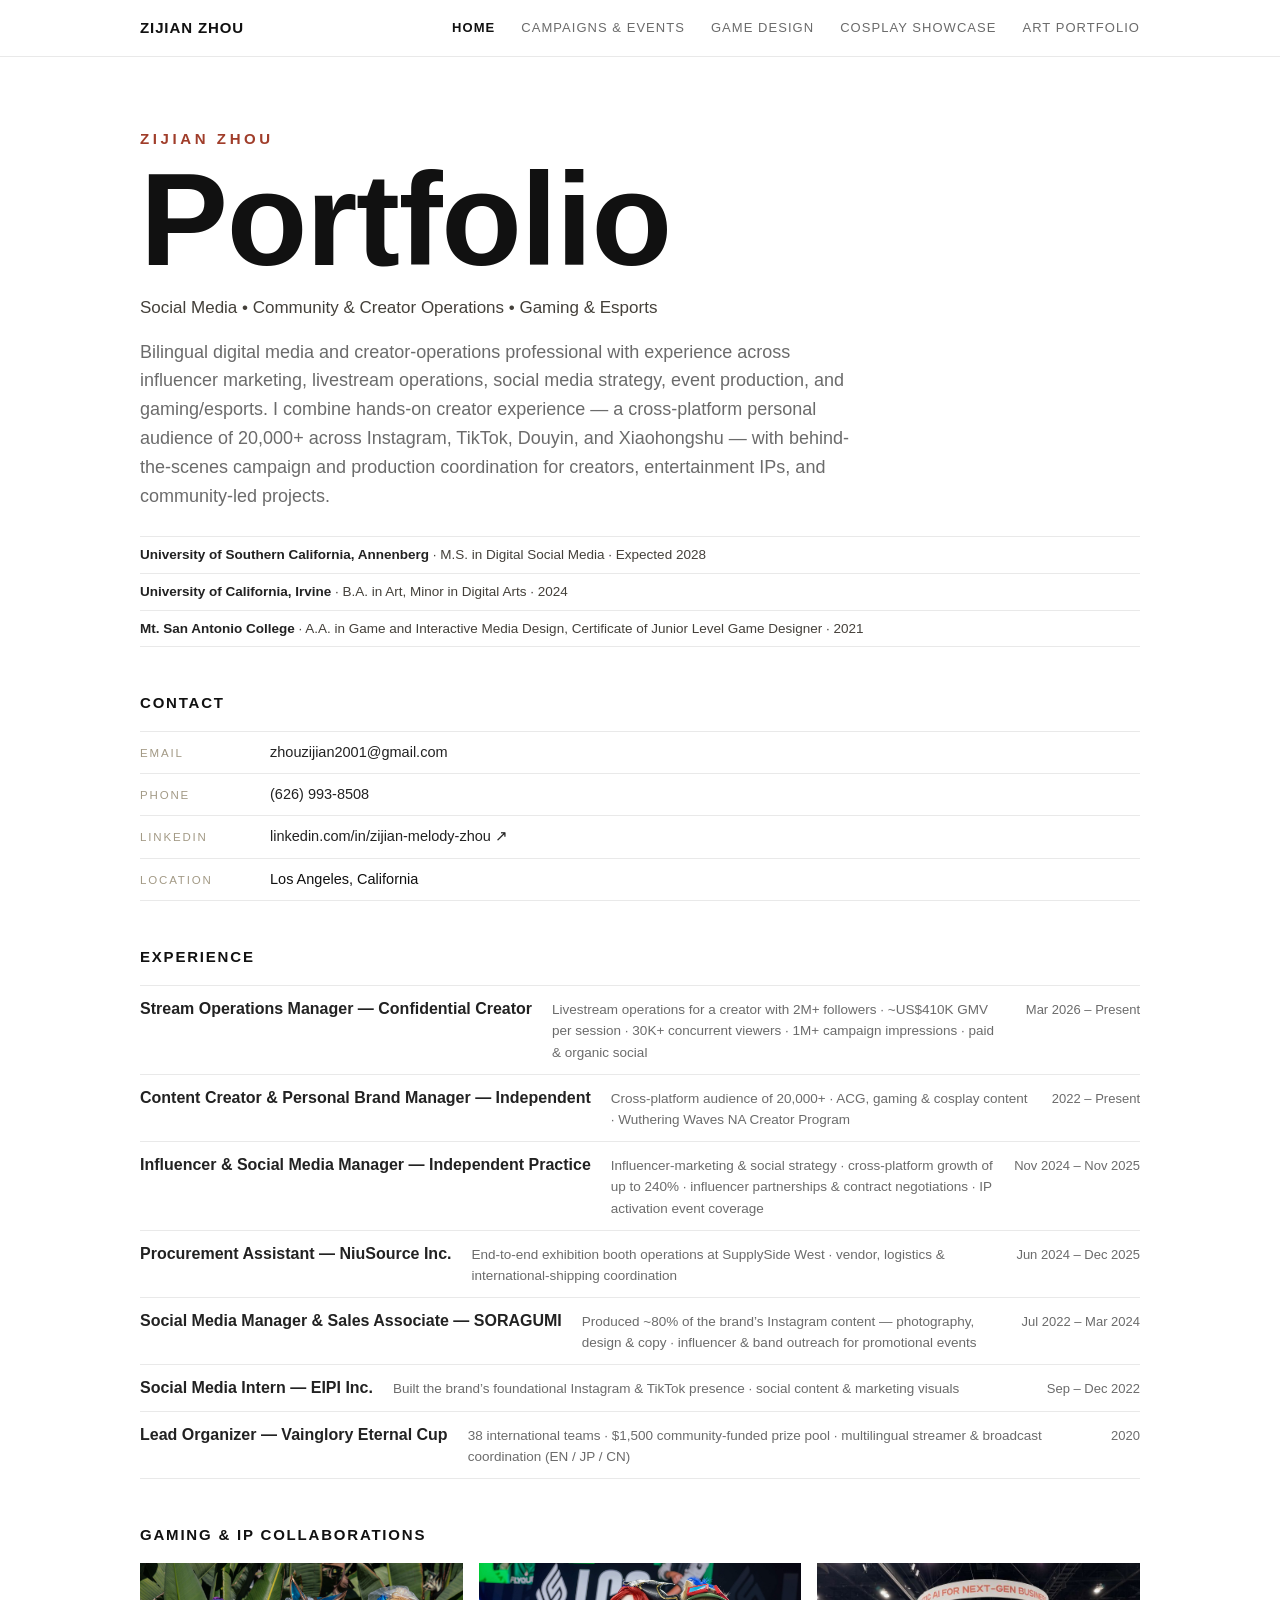
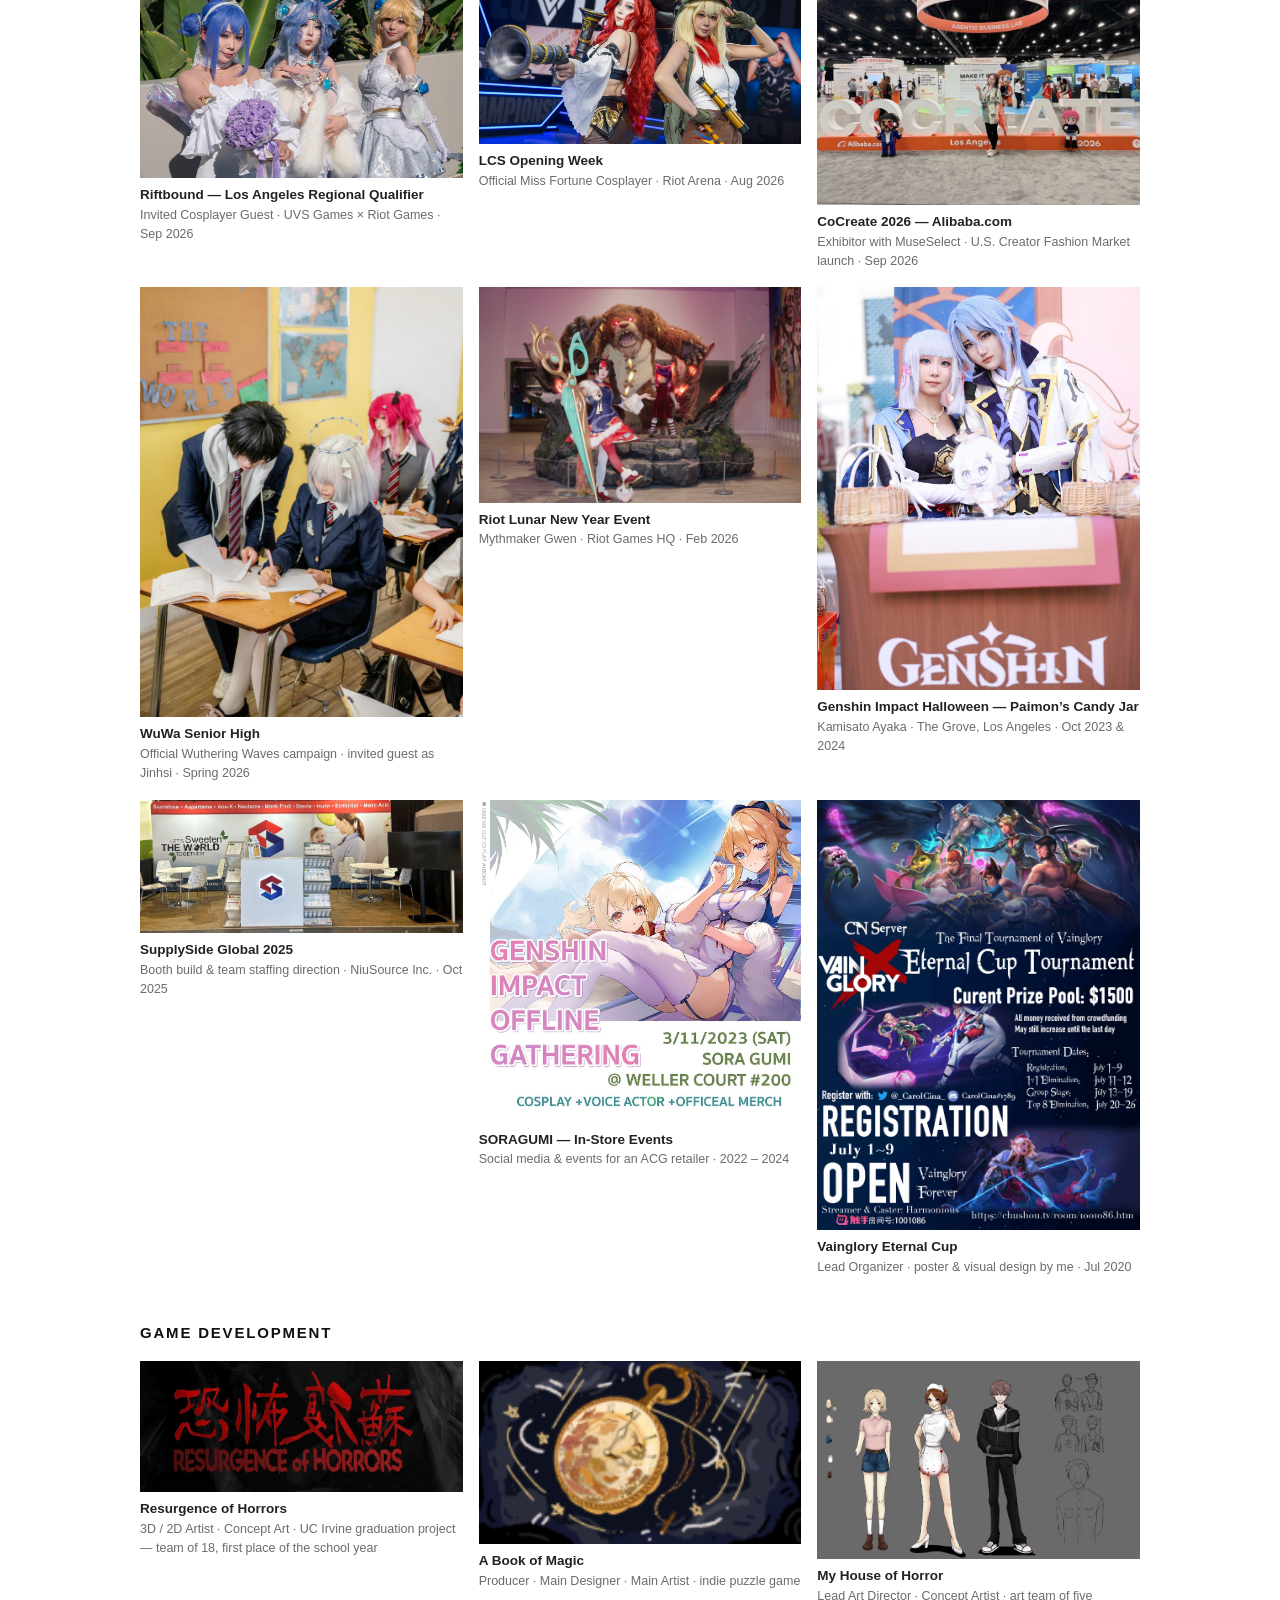
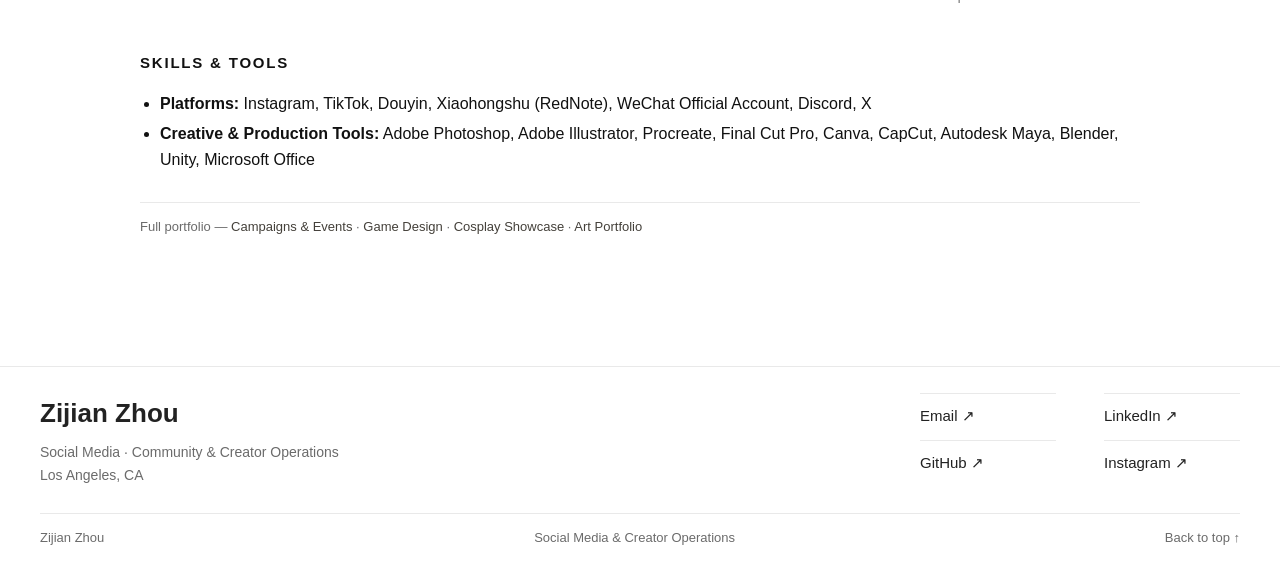
<file: index.html>
<!DOCTYPE html>
<html lang="en"><head><meta charset="utf-8"><meta name="viewport" content="width=device-width,initial-scale=1">
<title>Home — Zijian Zhou</title><link rel="stylesheet" href="styles.css">
<style>
.hero-name{font-size:15px;letter-spacing:.24em;text-transform:uppercase;color:#a03d2a;margin:22px 0 0;font-weight:700}
.hero-word{font-size:clamp(64px,12vw,132px);line-height:.98;margin:4px 0 10px}
.hero-tag{font-size:17px;color:#44403a;margin:0 0 16px}
.edu-mini{margin:26px 0 4px;border-top:1px solid var(--line)}
.edu-mini p{margin:0;padding:7px 0;border-bottom:1px solid var(--line);font-size:13.5px;color:#44403a}
.edu-mini b{color:#222}
.contact{margin:8px 0 4px}
.c-row{display:flex;gap:20px;padding:9px 0;border-bottom:1px solid var(--line);font-size:14.5px;align-items:baseline}
.c-row:first-child{border-top:1px solid var(--line)}
.c-k{flex:0 0 110px;font-size:11.5px;letter-spacing:.16em;text-transform:uppercase;color:#a39a86}
.c-row a{color:#222;text-decoration:none}
.c-row a:hover{color:#a03d2a}
.x-row{display:flex;gap:8px 20px;align-items:baseline;padding:10px 0;border-bottom:1px solid var(--line);text-decoration:none;flex-wrap:wrap}
.x-row:first-of-type{border-top:1px solid var(--line)}
.x-row:hover .x-t{color:#a03d2a}
.x-t{font-weight:600;color:#222}
.x-m{color:var(--muted);font-size:13.5px;flex:1 1 260px}
.x-d{color:var(--muted);font-size:13px;white-space:nowrap;margin-left:auto}
.covers{display:grid;grid-template-columns:repeat(3,1fr);gap:16px;margin:14px 0 6px}
.covers figure{margin:0}
.covers a{display:block}
.covers img{width:100%;height:auto;display:block}
.covers figcaption{font-size:12.5px;color:var(--muted);margin-top:7px;line-height:1.55}
.covers figcaption b{display:block;color:#222;font-size:13.5px}
.jump-links{font-size:13px;color:var(--muted);margin:30px 0 0;padding-top:14px;border-top:1px solid var(--line)}
.jump-links a{color:#44403a;text-decoration:none}
.jump-links a:hover{color:#a03d2a}
@media(max-width:760px){.covers{grid-template-columns:1fr 1fr}}
</style></head>
<body><header class="site" id="top"><nav><a class="brand" href="index.html">ZIJIAN ZHOU</a><a href="index.html" class="active">Home</a><a href="events.html">Campaigns & Events</a><a href="game-design.html">Game Design</a><a href="cosplay.html">Cosplay Showcase</a><a href="art.html">Art Portfolio</a></nav></header>
<main>
<p class="hero-name">Zijian Zhou</p>
<h1 class="hero-word">Portfolio</h1>
<p class="hero-tag">Social Media • Community &amp; Creator Operations • Gaming &amp; Esports</p>
<p class="lede">Bilingual digital media and creator-operations professional with experience across influencer marketing, livestream operations, social media strategy, event production, and gaming/esports. I combine hands-on creator experience — a cross-platform personal audience of 20,000+ across Instagram, TikTok, Douyin, and Xiaohongshu — with behind-the-scenes campaign and production coordination for creators, entertainment IPs, and community-led projects.</p>
<div class="edu-mini">
<p><b>University of Southern California, Annenberg</b> · M.S. in Digital Social Media · Expected 2028</p>
<p><b>University of California, Irvine</b> · B.A. in Art, Minor in Digital Arts · 2024</p>
<p><b>Mt. San Antonio College</b> · A.A. in Game and Interactive Media Design, Certificate of Junior Level Game Designer · 2021</p>
</div>
<h2>Contact</h2>
<div class="contact">
<div class="c-row"><span class="c-k">Email</span><a href="mailto:zhouzijian2001@gmail.com">zhouzijian2001@gmail.com</a></div>
<div class="c-row"><span class="c-k">Phone</span><a href="tel:+16269938508">(626) 993-8508</a></div>
<div class="c-row"><span class="c-k">LinkedIn</span><a href="https://www.linkedin.com/in/zijian-melody-zhou">linkedin.com/in/zijian-melody-zhou &#8599;</a></div>
<div class="c-row"><span class="c-k">Location</span><span>Los Angeles, California</span></div>
</div>
<h2>Experience</h2>
<a class="x-row" href="events.html#stream-operations"><span class="x-t">Stream Operations Manager — Confidential Creator</span><span class="x-m">Livestream operations for a creator with 2M+ followers · ~US$410K GMV per session · 30K+ concurrent viewers · 1M+ campaign impressions · paid &amp; organic social</span><span class="x-d">Mar 2026 – Present</span></a><a class="x-row" href="events.html#independent-practice"><span class="x-t">Content Creator &amp; Personal Brand Manager — Independent</span><span class="x-m">Cross-platform audience of 20,000+ · ACG, gaming &amp; cosplay content · Wuthering Waves NA Creator Program</span><span class="x-d">2022 – Present</span></a><a class="x-row" href="events.html#independent-practice"><span class="x-t">Influencer &amp; Social Media Manager — Independent Practice</span><span class="x-m">Influencer-marketing &amp; social strategy · cross-platform growth of up to 240% · influencer partnerships &amp; contract negotiations · IP activation event coverage</span><span class="x-d">Nov 2024 – Nov 2025</span></a><a class="x-row" href="events.html#supplyside"><span class="x-t">Procurement Assistant — NiuSource Inc.</span><span class="x-m">End-to-end exhibition booth operations at SupplySide West · vendor, logistics &amp; international-shipping coordination</span><span class="x-d">Jun 2024 – Dec 2025</span></a><a class="x-row" href="events.html#soragumi"><span class="x-t">Social Media Manager &amp; Sales Associate — SORAGUMI</span><span class="x-m">Produced ~80% of the brand’s Instagram content — photography, design &amp; copy · influencer &amp; band outreach for promotional events</span><span class="x-d">Jul 2022 – Mar 2024</span></a><a class="x-row" href="events.html#eipi"><span class="x-t">Social Media Intern — EIPI Inc.</span><span class="x-m">Built the brand’s foundational Instagram &amp; TikTok presence · social content &amp; marketing visuals</span><span class="x-d">Sep – Dec 2022</span></a><a class="x-row" href="events.html#vainglory"><span class="x-t">Lead Organizer — Vainglory Eternal Cup</span><span class="x-m">38 international teams · $1,500 community-funded prize pool · multilingual streamer &amp; broadcast coordination (EN / JP / CN)</span><span class="x-d">2020</span></a>
<h2>Gaming &amp; IP Collaborations</h2>
<div class="covers">
<figure><a href="events.html#riftbound"><img src="assets/riftbound-flickr-cover.jpg" alt="Riftbound Los Angeles Regional Qualifier — group photo"></a><figcaption><b>Riftbound — Los Angeles Regional Qualifier</b>Invited Cosplayer Guest · UVS Games × Riot Games · Sep 2026</figcaption></figure><figure><a href="events.html#lcs"><img src="assets/lol-mf-lcs.jpg" alt="LCS Opening Week — as Miss Fortune"></a><figcaption><b>LCS Opening Week</b>Official Miss Fortune Cosplayer · Riot Arena · Aug 2026</figcaption></figure><figure><a href="events.html#cocreate"><img src="assets/cocreate-main.jpg" alt="CoCreate 2026 — Alibaba.com summit"></a><figcaption><b>CoCreate 2026 — Alibaba.com</b>Exhibitor with MuseSelect · U.S. Creator Fashion Market launch · Sep 2026</figcaption></figure><figure><a href="events.html#wuwa-senior-high"><img src="assets/wuwa-seniorhigh-cover.jpg" alt="WuWa Senior High — official Wuthering Waves campaign"></a><figcaption><b>WuWa Senior High</b>Official Wuthering Waves campaign · invited guest as Jinhsi · Spring 2026</figcaption></figure><figure><a href="events.html#lunar-new-year"><img src="assets/lny-gwen.jpg" alt="Riot Lunar New Year Event — Mythmaker Gwen"></a><figcaption><b>Riot Lunar New Year Event</b>Mythmaker Gwen · Riot Games HQ · Feb 2026</figcaption></figure><figure><a href="events.html#genshin-halloween"><img src="assets/genshin-halloween.jpg" alt="Paimon’s Candy Jar — as Kamisato Ayaka"></a><figcaption><b>Genshin Impact Halloween — Paimon’s Candy Jar</b>Kamisato Ayaka · The Grove, Los Angeles · Oct 2023 &amp; 2024</figcaption></figure><figure><a href="events.html#supplyside"><img src="assets/niusource-booth.jpg" alt="SupplySide Global 2025 — NiuSource booth"></a><figcaption><b>SupplySide Global 2025</b>Booth build &amp; team staffing direction · NiuSource Inc. · Oct 2025</figcaption></figure><figure><a href="events.html#soragumi"><img src="assets/soragumi-genshin-va.jpg" alt="SORAGUMI — Genshin Impact Offline Gathering"></a><figcaption><b>SORAGUMI — In-Store Events</b>Social media &amp; events for an ACG retailer · 2022 – 2024</figcaption></figure><figure><a href="events.html#vainglory"><img src="assets/vainglory-poster.jpg" alt="Vainglory Eternal Cup — poster designed by me"></a><figcaption><b>Vainglory Eternal Cup</b>Lead Organizer · poster &amp; visual design by me · Jul 2020</figcaption></figure>
</div>
<h2>Game Development</h2>
<div class="covers">
<figure><a href="game-design.html#resurgence-of-horrors"><img src="assets/roh-title.jpg" alt="Resurgence of Horrors — title art"></a><figcaption><b>Resurgence of Horrors</b>3D / 2D Artist · Concept Art · UC Irvine graduation project — team of 18, first place of the school year</figcaption></figure><figure><a href="game-design.html#a-book-of-magic"><img src="assets/bookmagic-cover.png" alt="A Book of Magic — pocket watch illustration"></a><figcaption><b>A Book of Magic</b>Producer · Main Designer · Main Artist · indie puzzle game</figcaption></figure><figure><a href="game-design.html#my-house-of-horror"><img src="assets/househorror-characters.jpg" alt="My House of Horror — character concept designs"></a><figcaption><b>My House of Horror</b>Lead Art Director · Concept Artist · art team of five</figcaption></figure>
</div>
<h2>Skills &amp; Tools</h2>
<ul>
<li><b>Platforms:</b> Instagram, TikTok, Douyin, Xiaohongshu (RedNote), WeChat Official Account, Discord, X</li>
<li><b>Creative &amp; Production Tools:</b> Adobe Photoshop, Adobe Illustrator, Procreate, Final Cut Pro, Canva, CapCut, Autodesk Maya, Blender, Unity, Microsoft Office</li>
</ul>
<p class="jump-links">Full portfolio — <a href="events.html">Campaigns &amp; Events</a> · <a href="game-design.html">Game Design</a> · <a href="cosplay.html">Cosplay Showcase</a> · <a href="art.html">Art Portfolio</a></p>
</main>
<footer class="site-foot">
<div class="foot-main">
<div class="foot-brand"><p class="foot-name">Zijian Zhou</p><p class="foot-tag">Social Media · Community &amp; Creator Operations<br>Los Angeles, CA</p></div>
<div class="foot-links">
<a href="mailto:zhouzijian2001@gmail.com">Email &#8599;</a>
<a href="https://www.linkedin.com/in/zijian-melody-zhou">LinkedIn &#8599;</a>
<a href="https://github.com/zijian-melody-zhou">GitHub &#8599;</a>
<a href="https://www.instagram.com/_carolcina_/">Instagram &#8599;</a>
</div>
</div>
<div class="foot-bar"><span>Zijian Zhou</span><span>Social Media &amp; Creator Operations</span><a href="#top">Back to top &#8593;</a></div>
</footer>
</body></html>
</file>
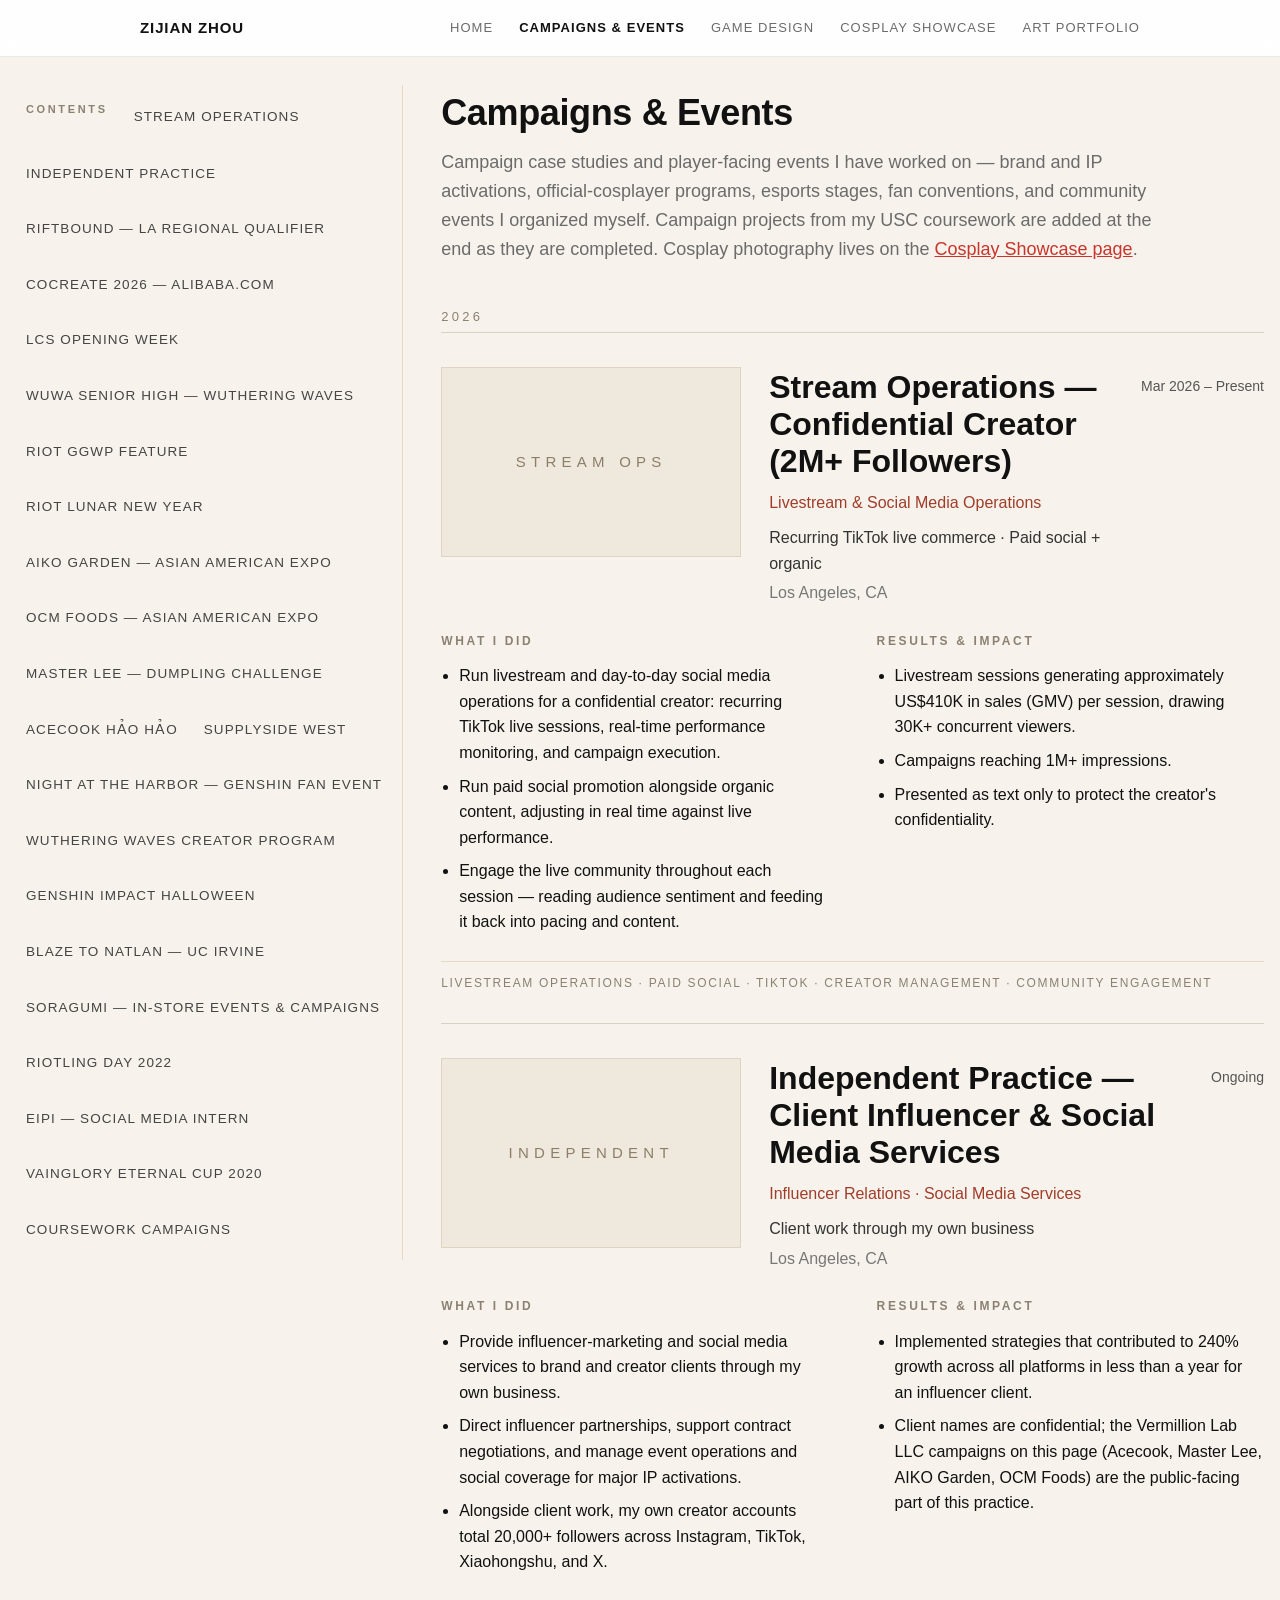
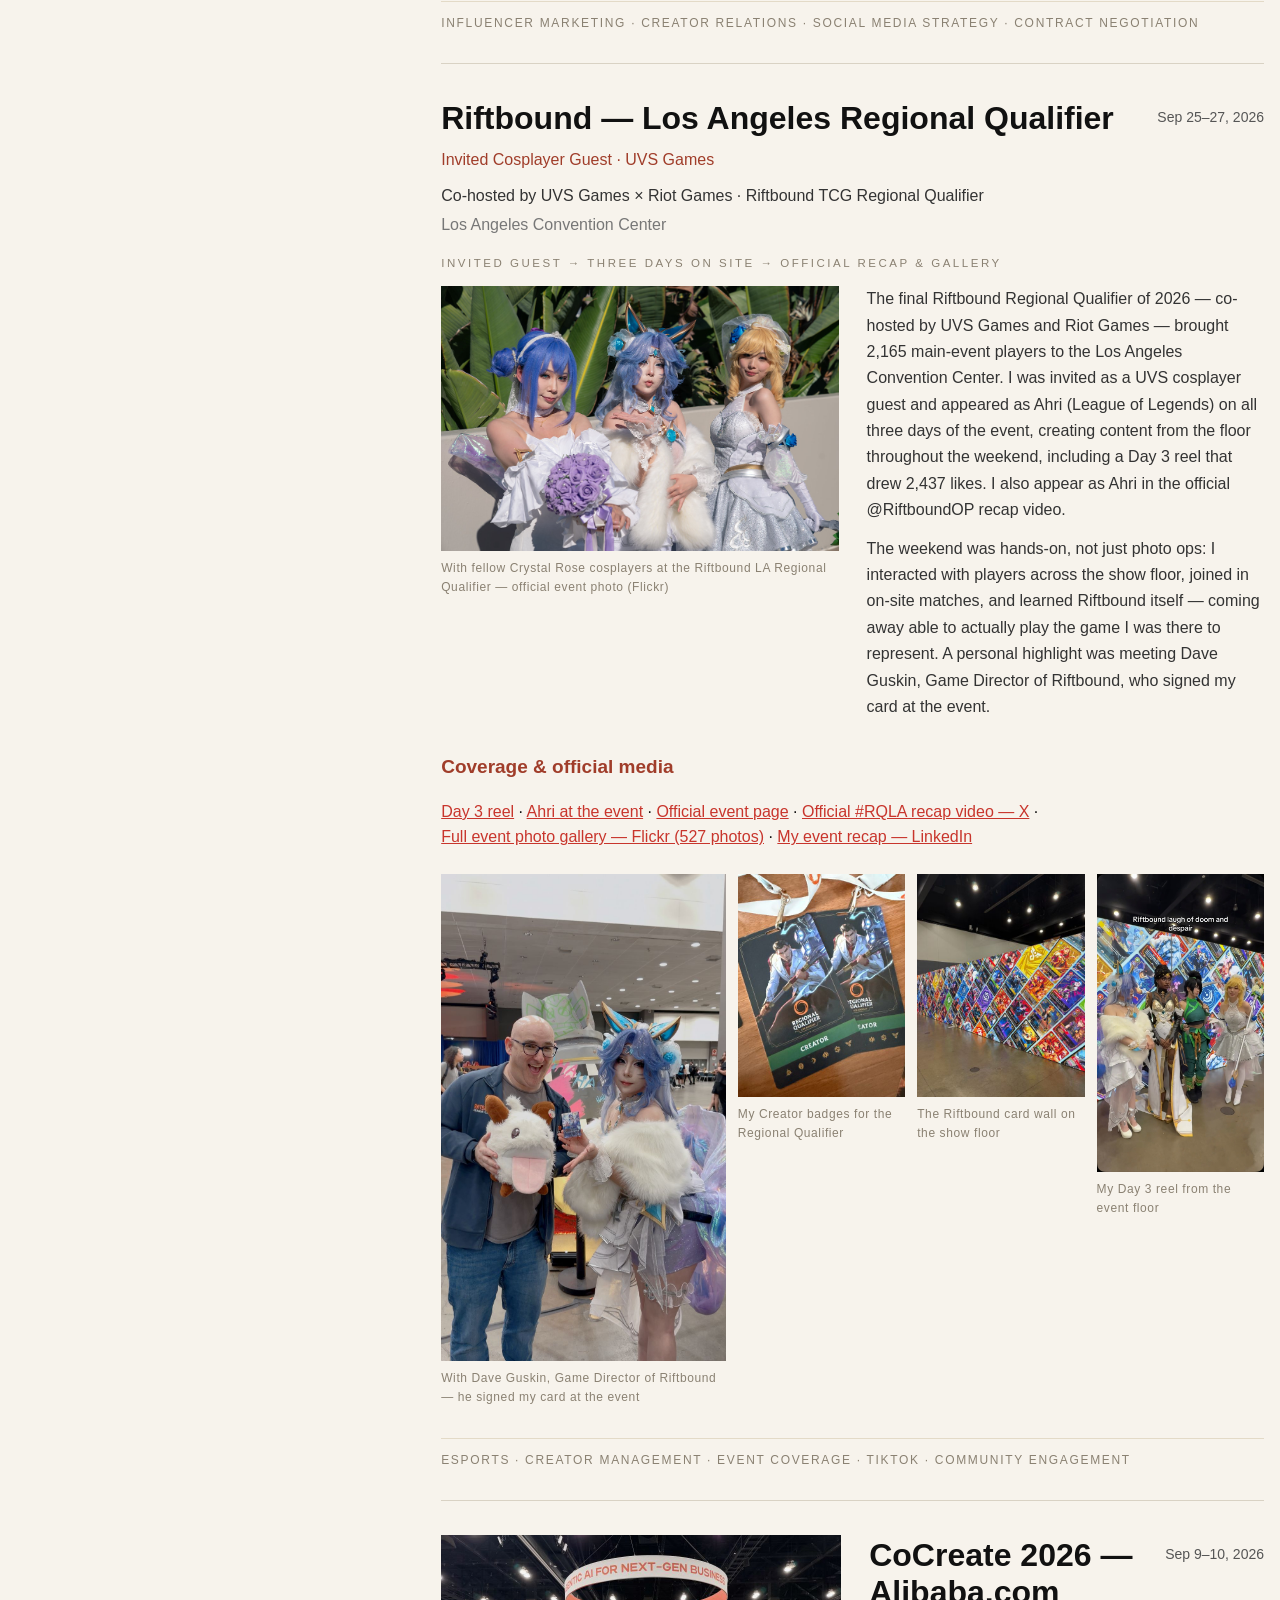
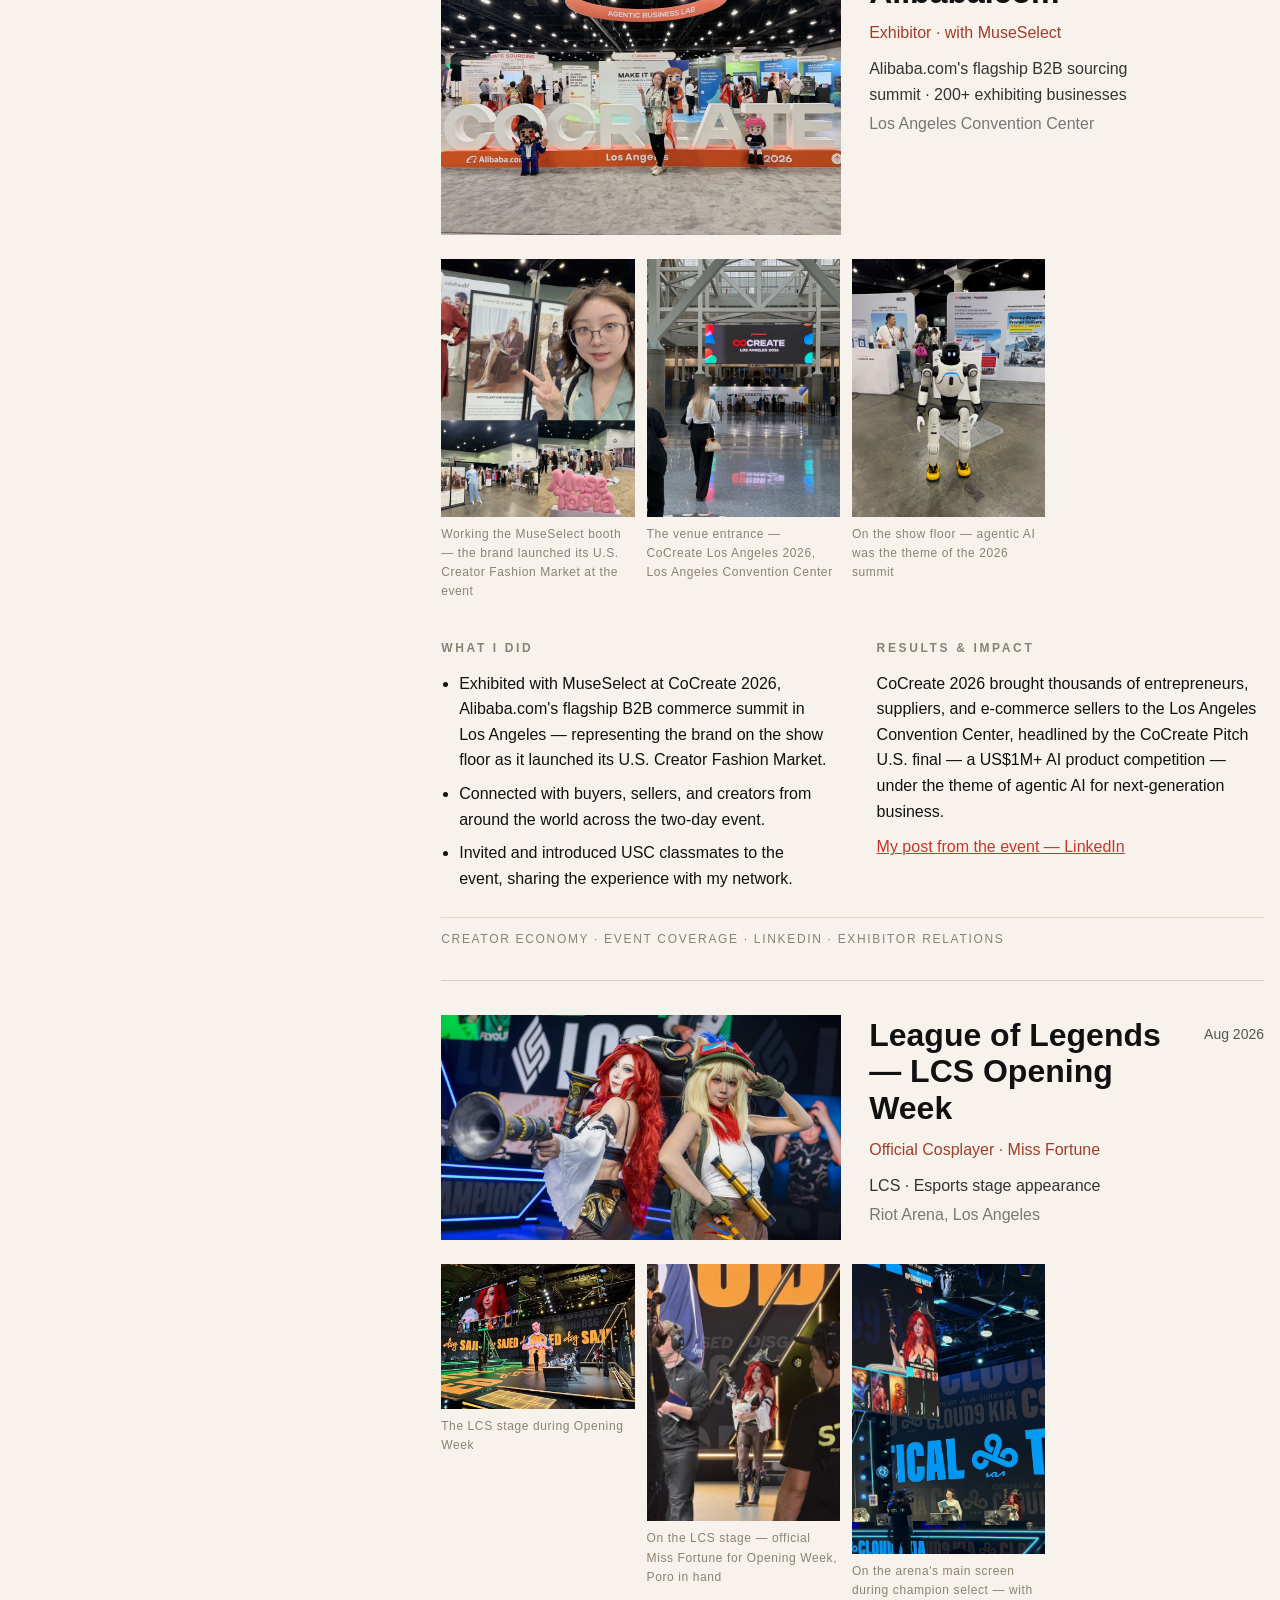
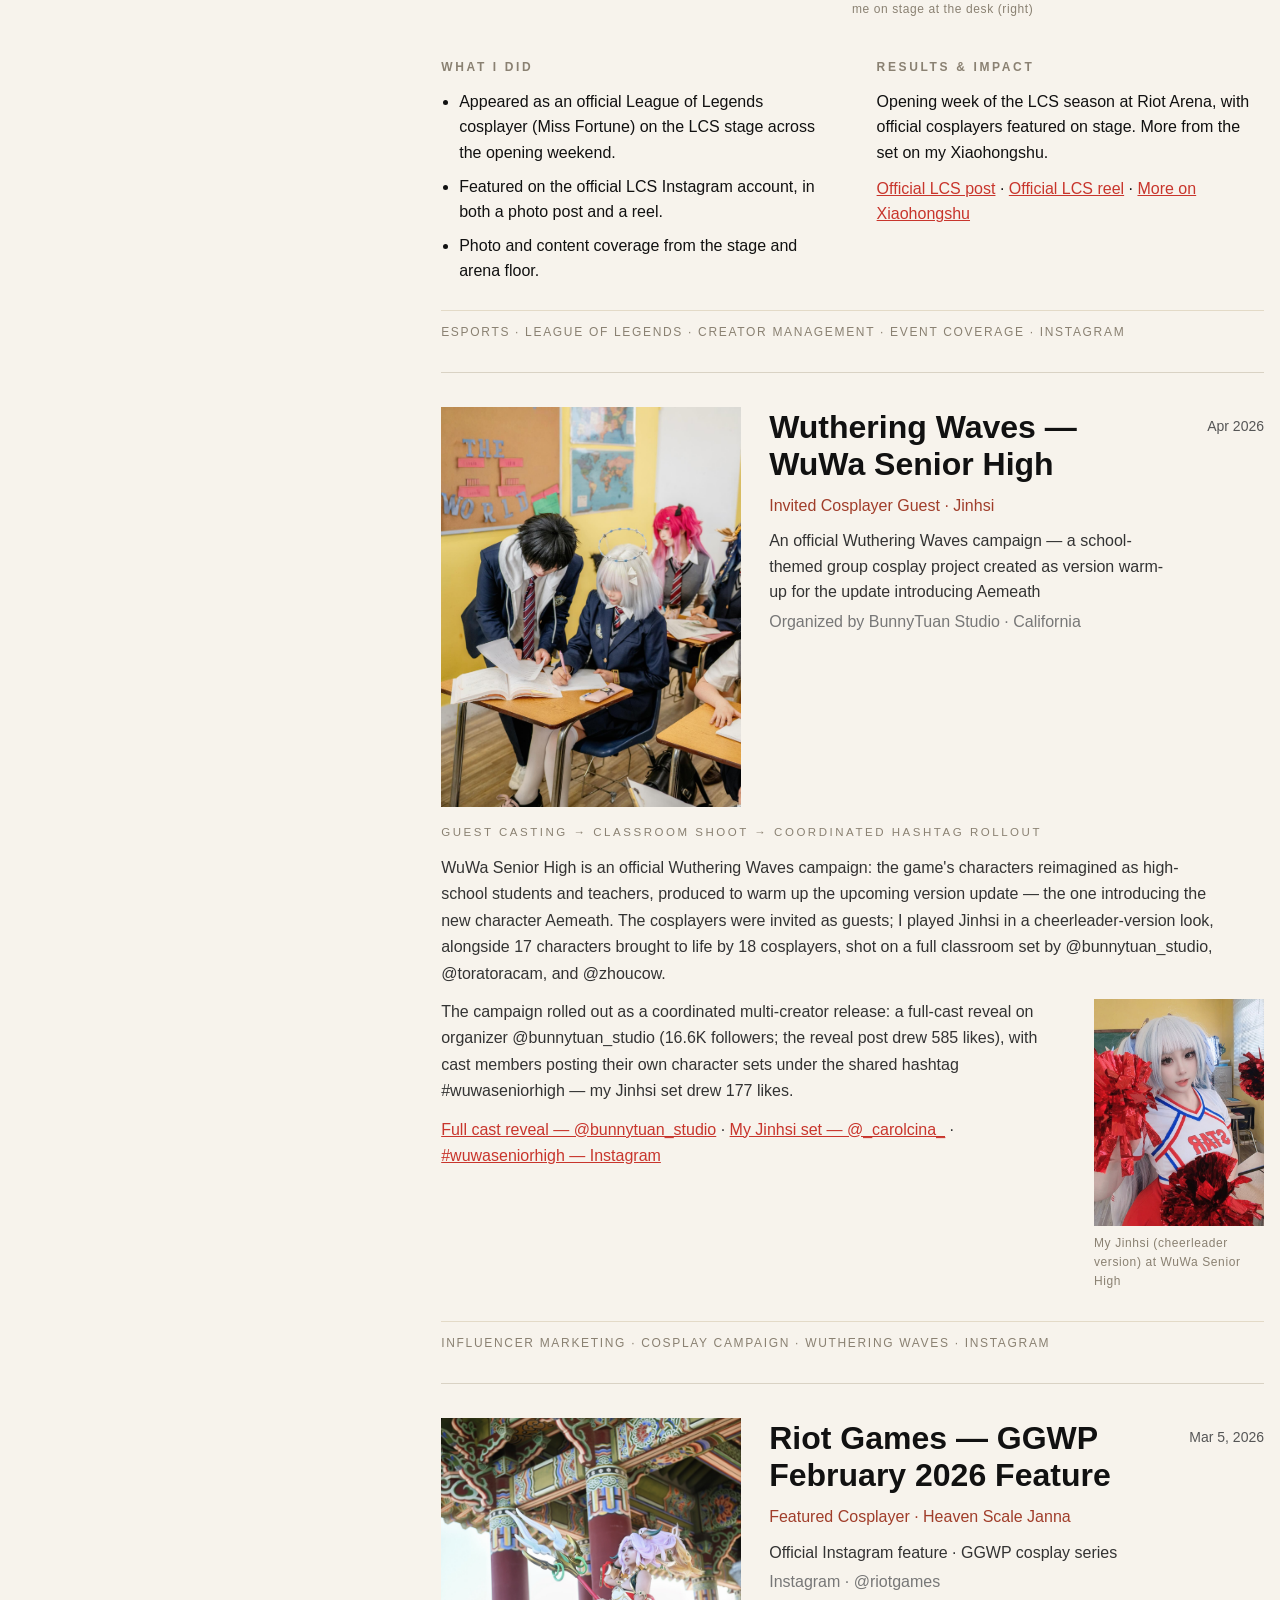
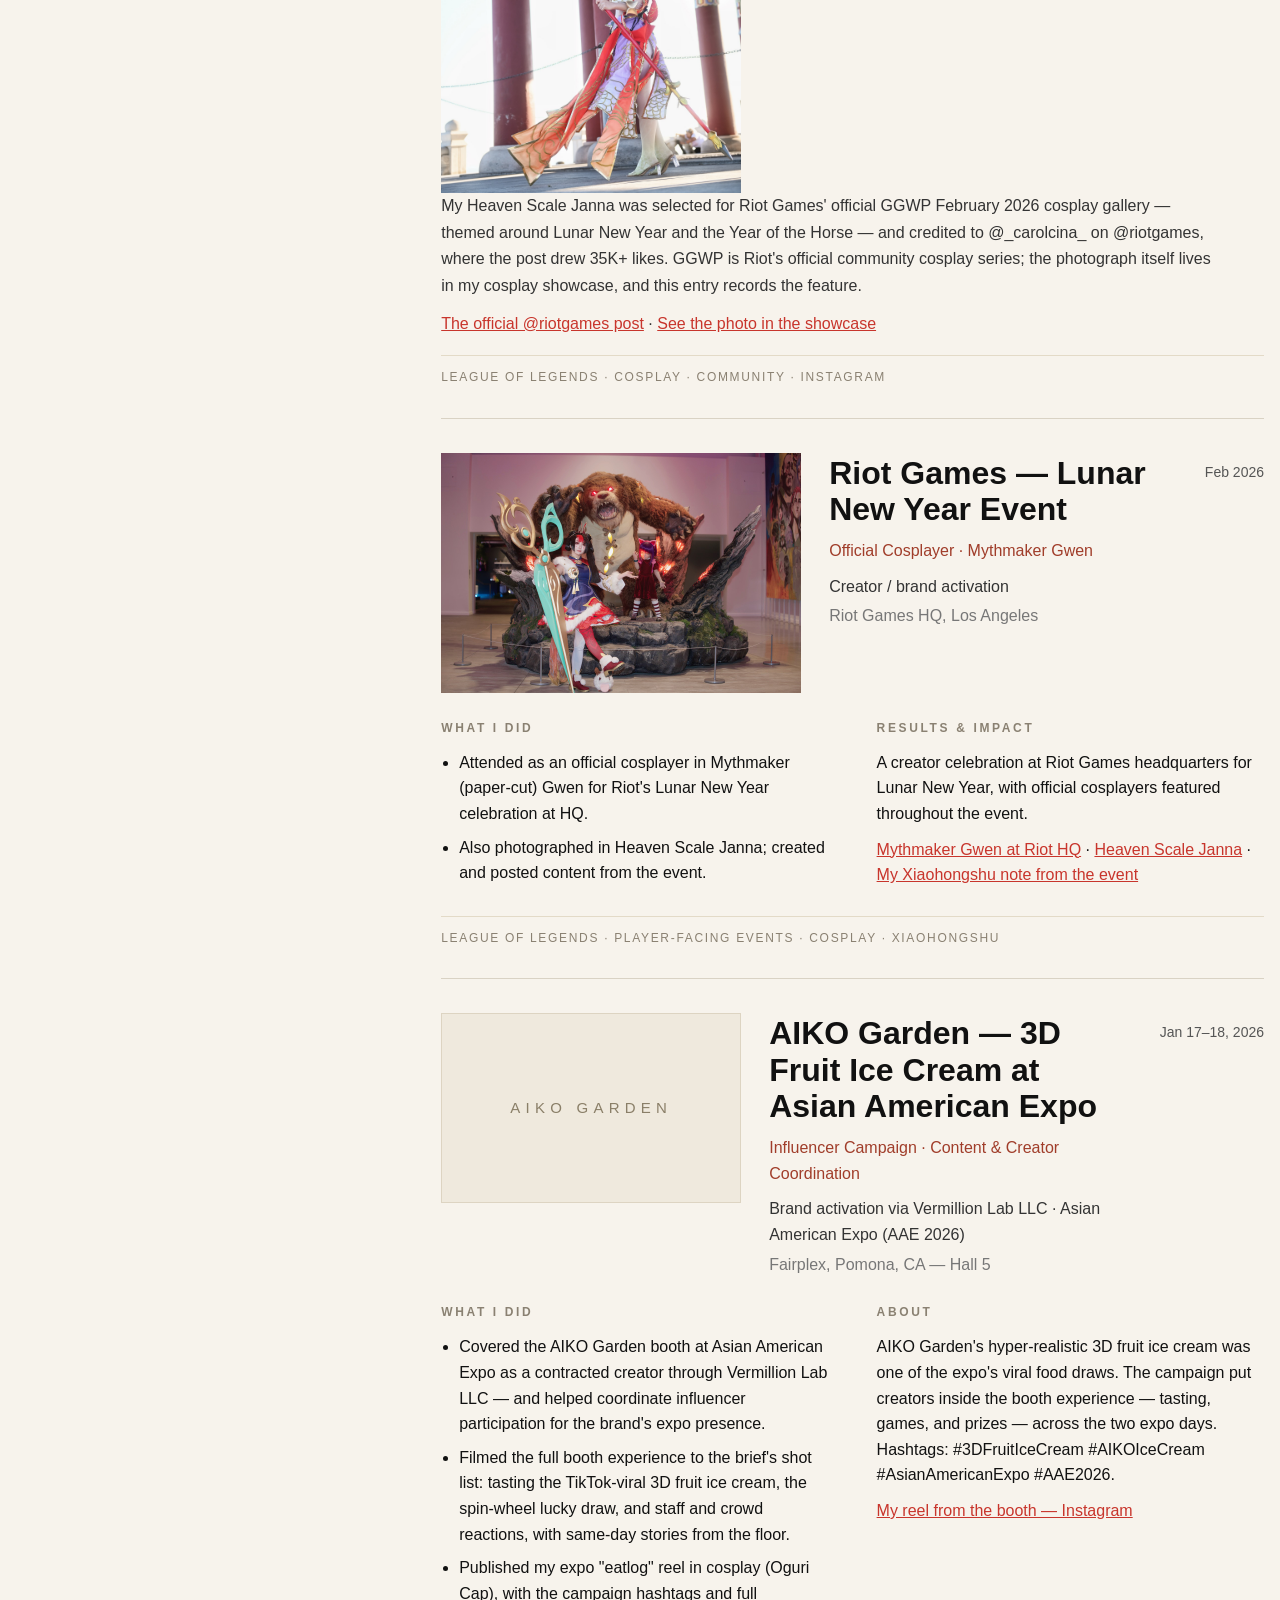
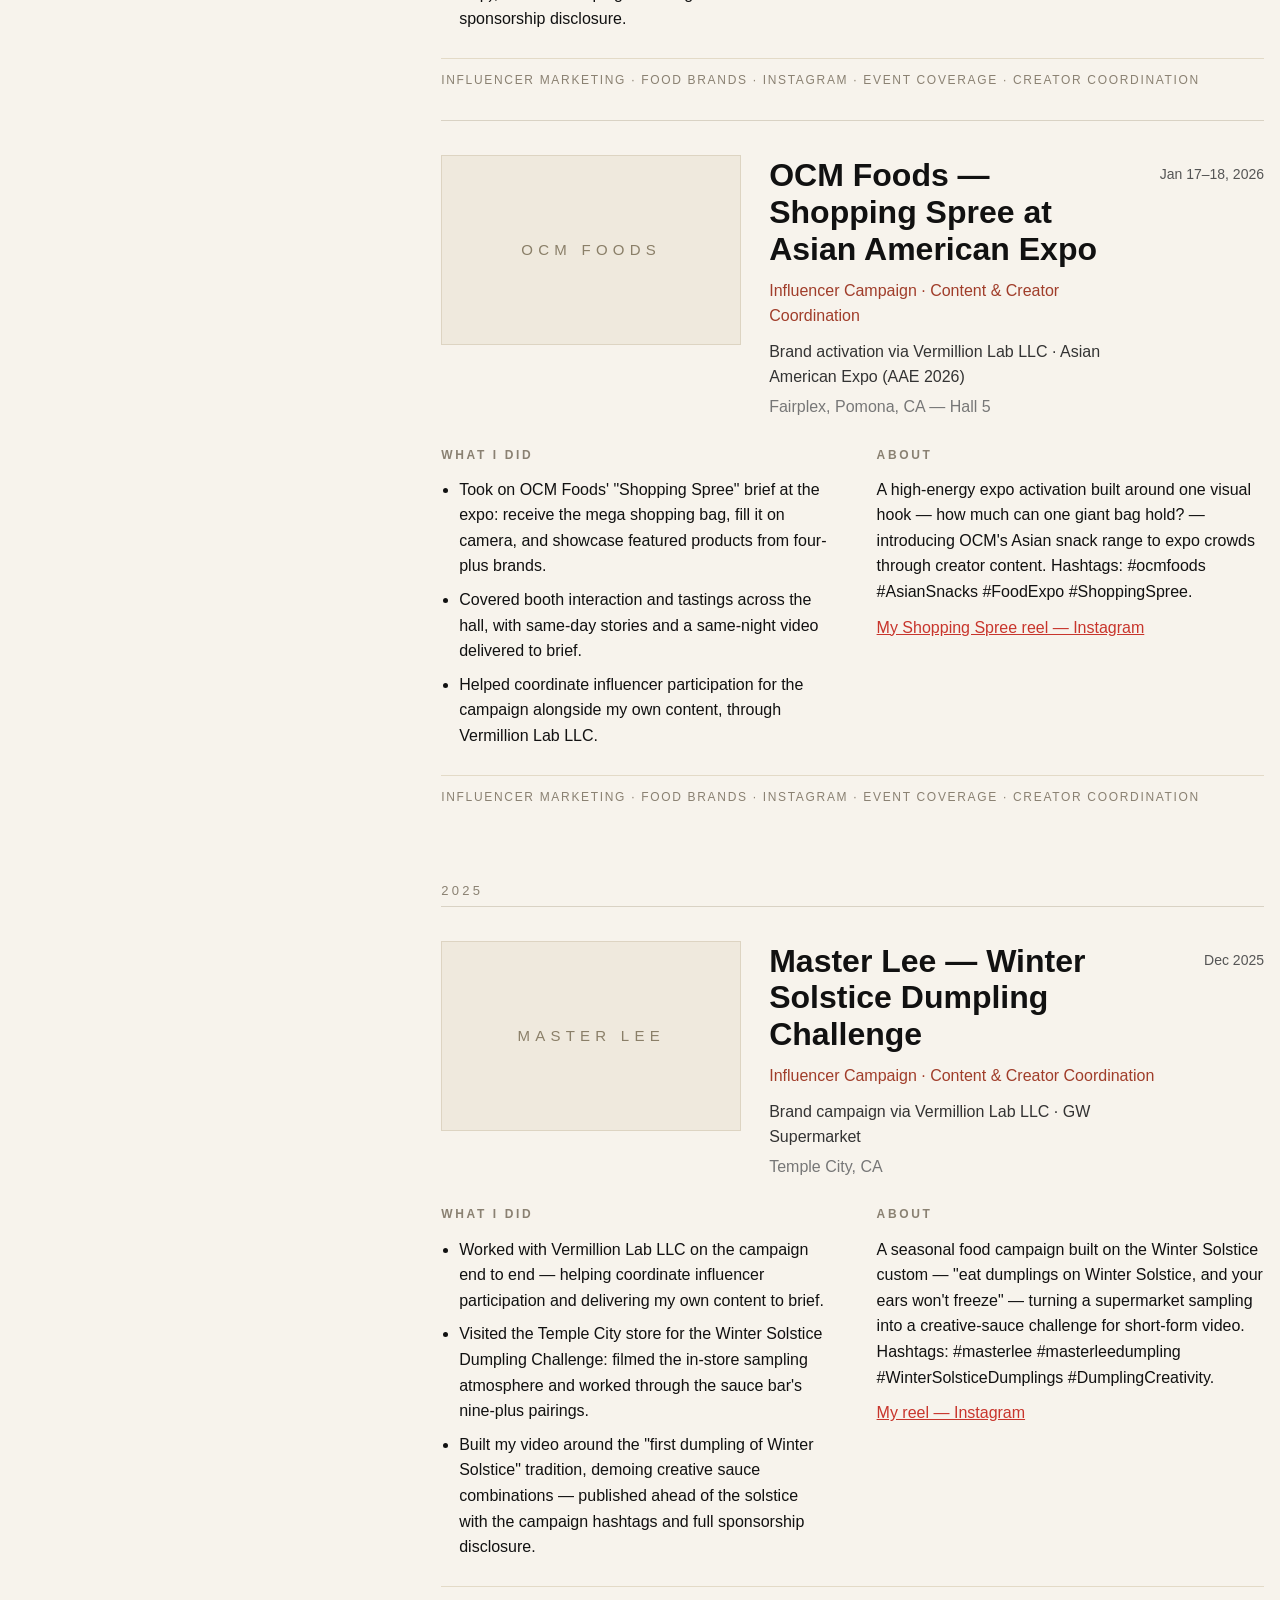
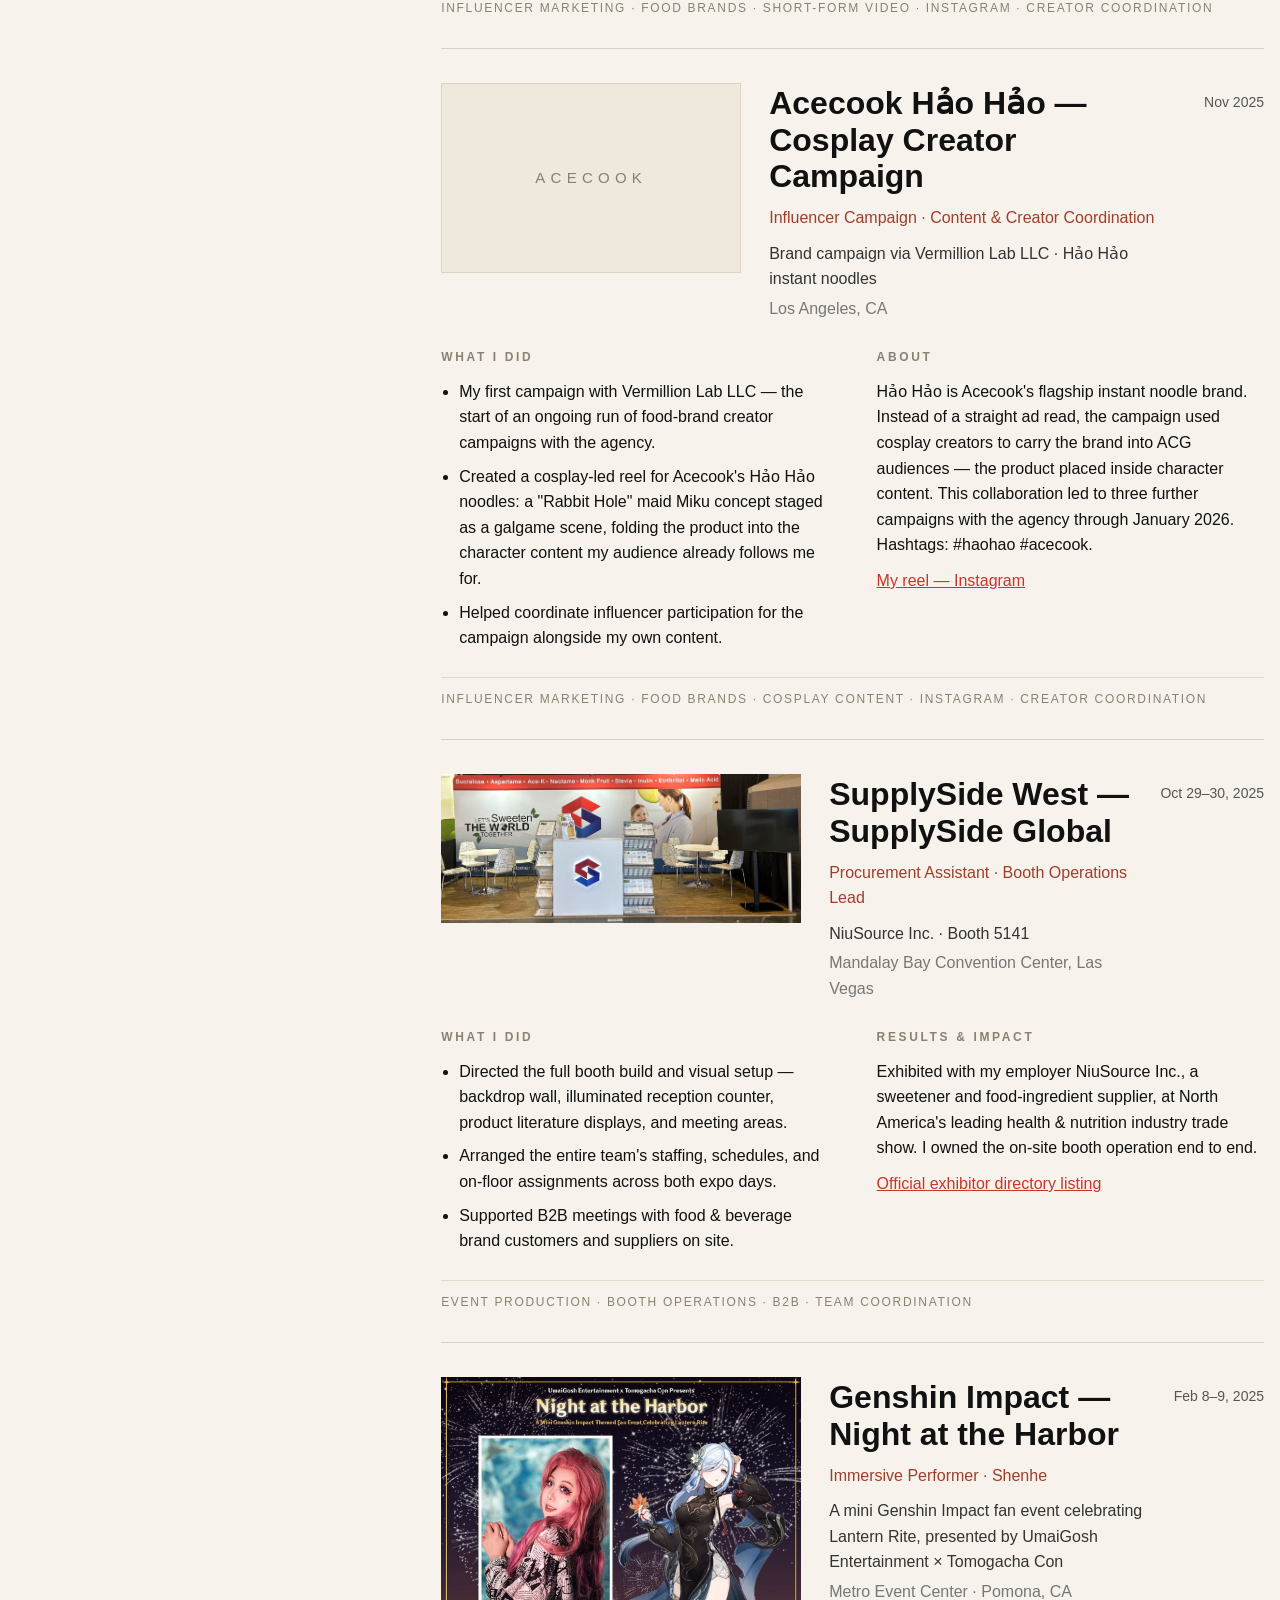
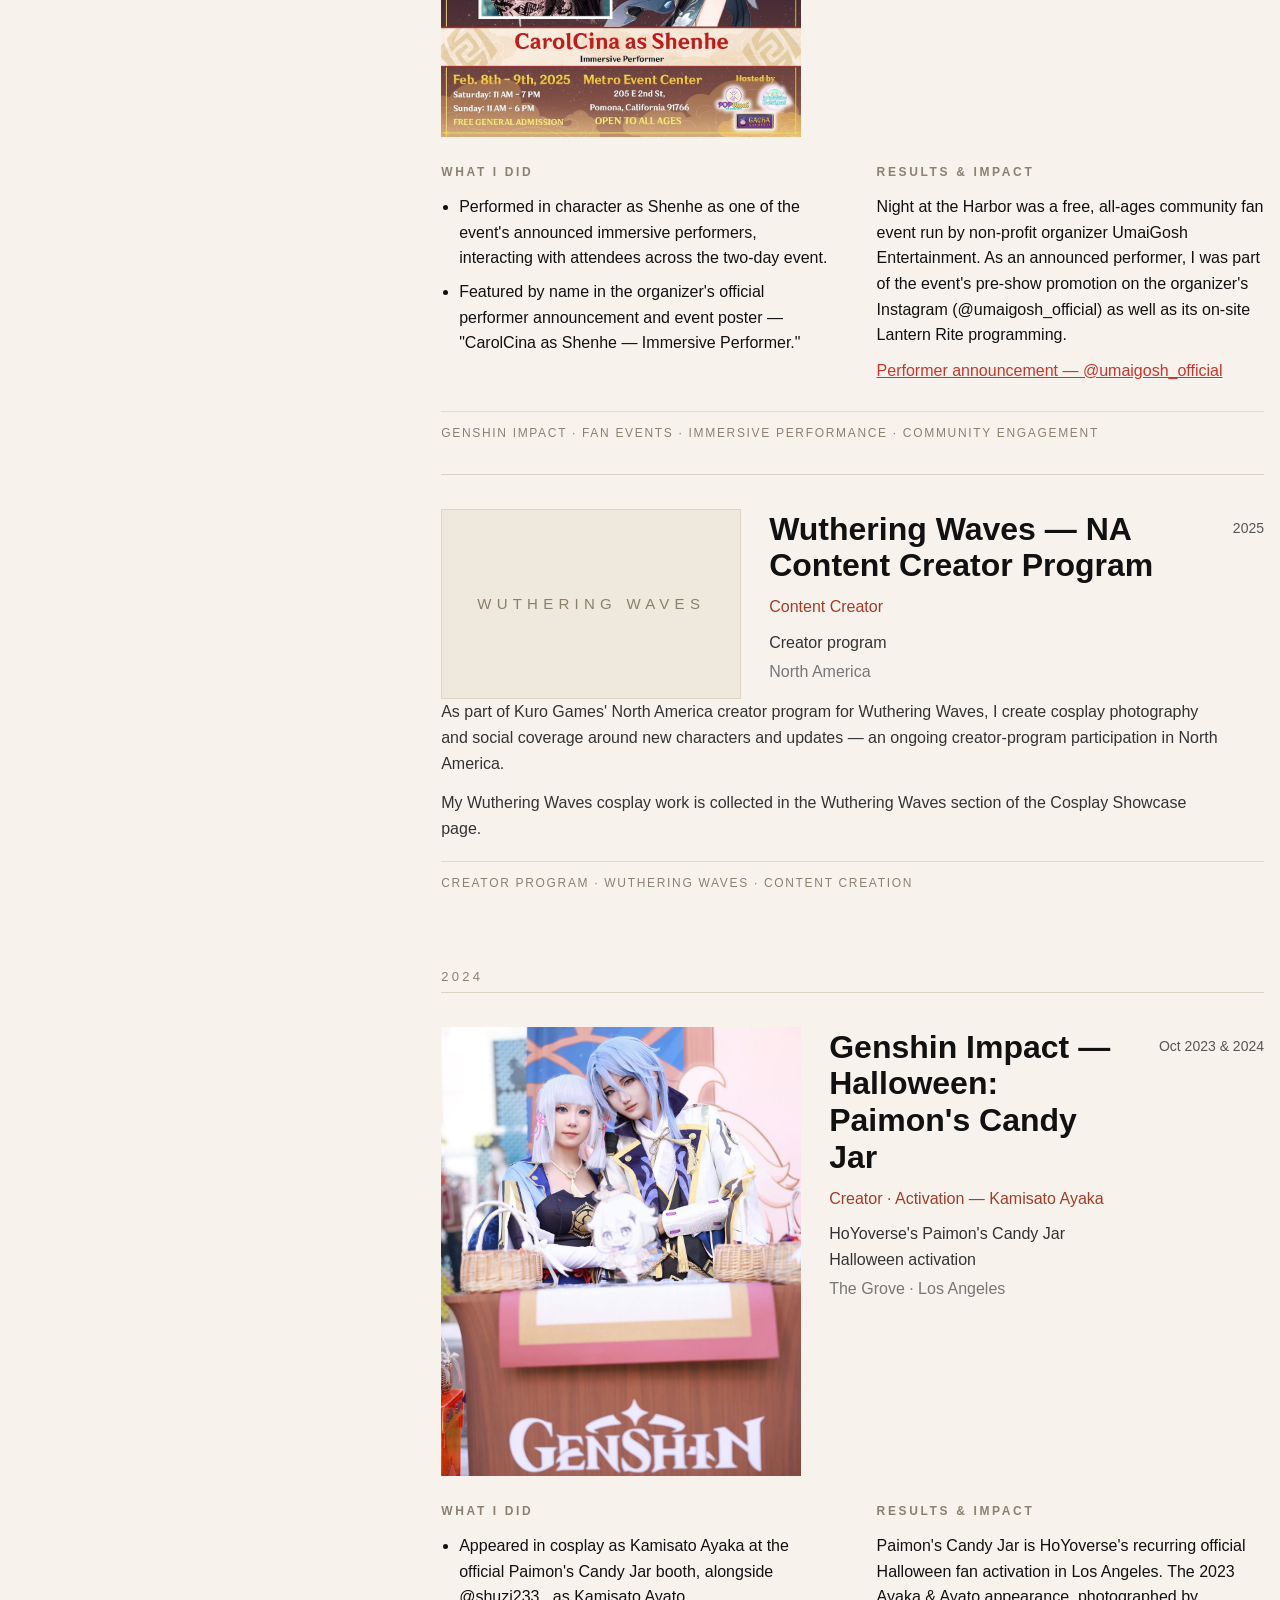
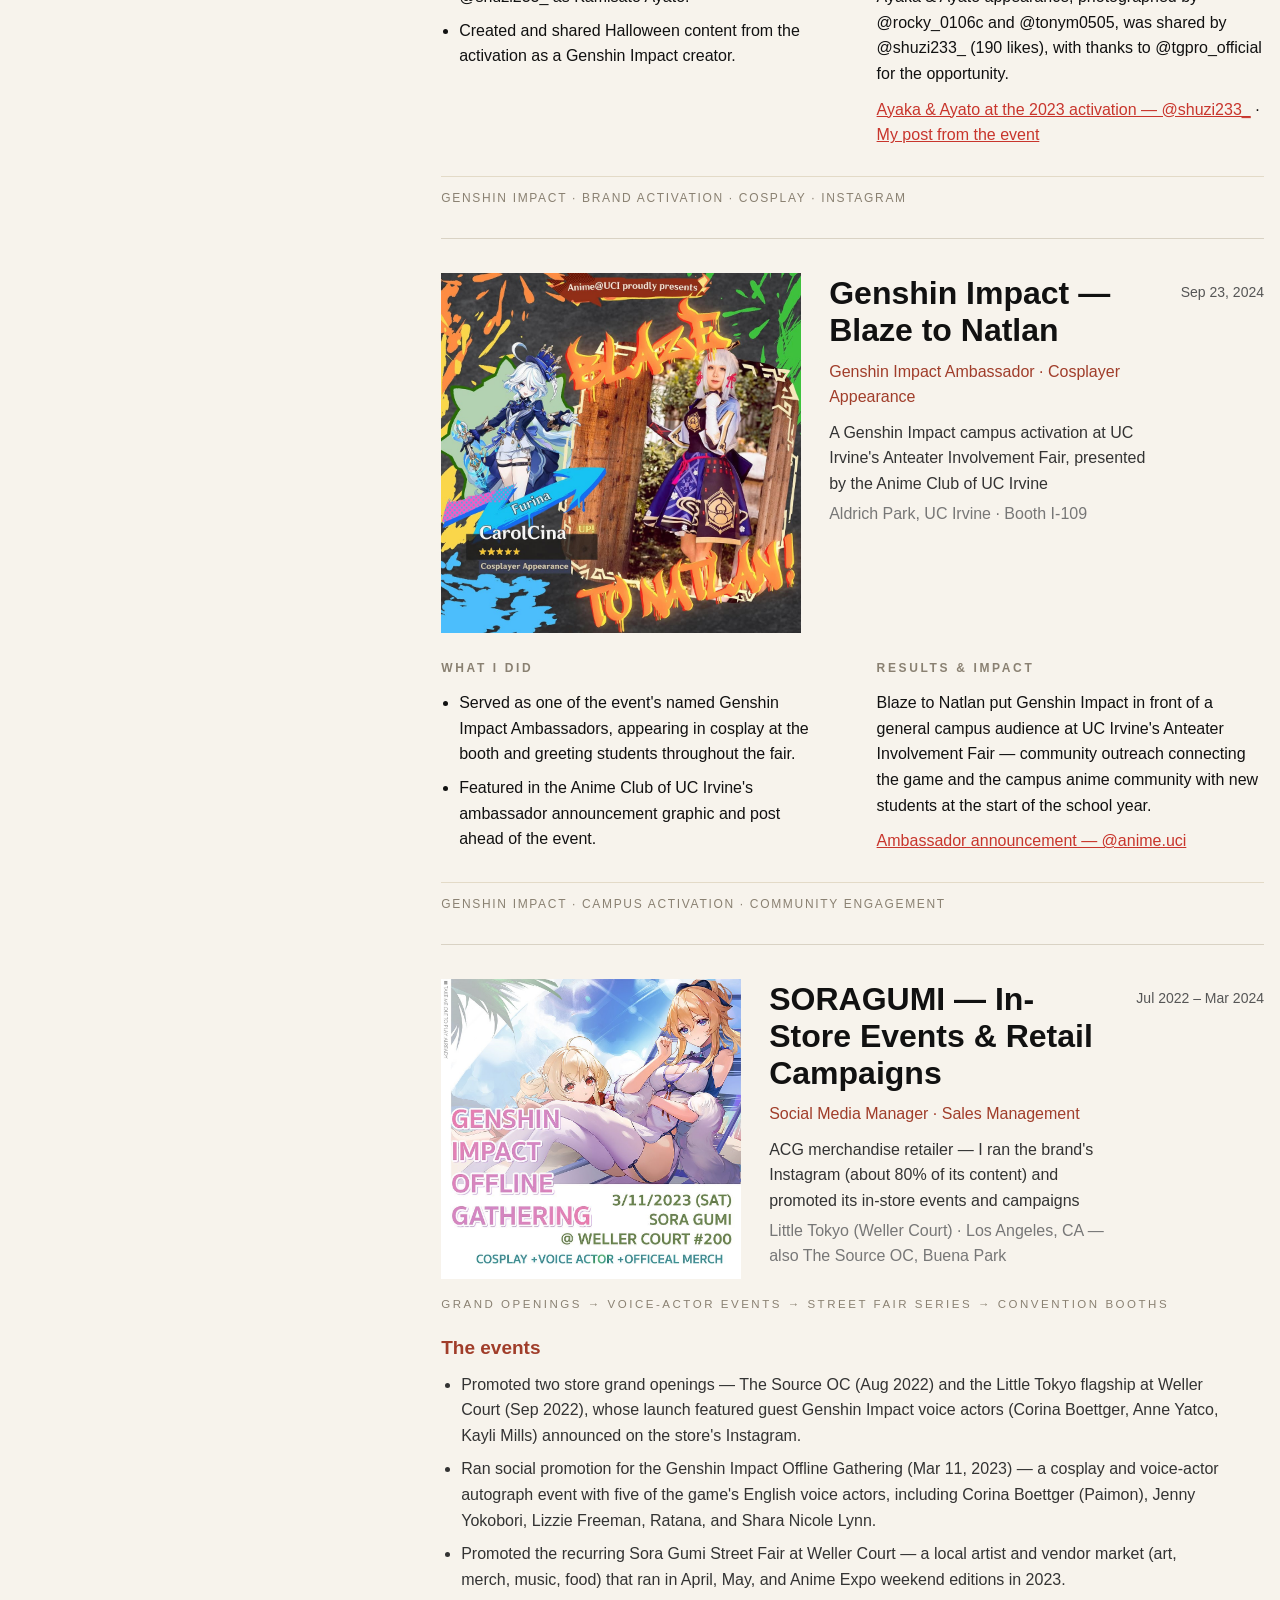
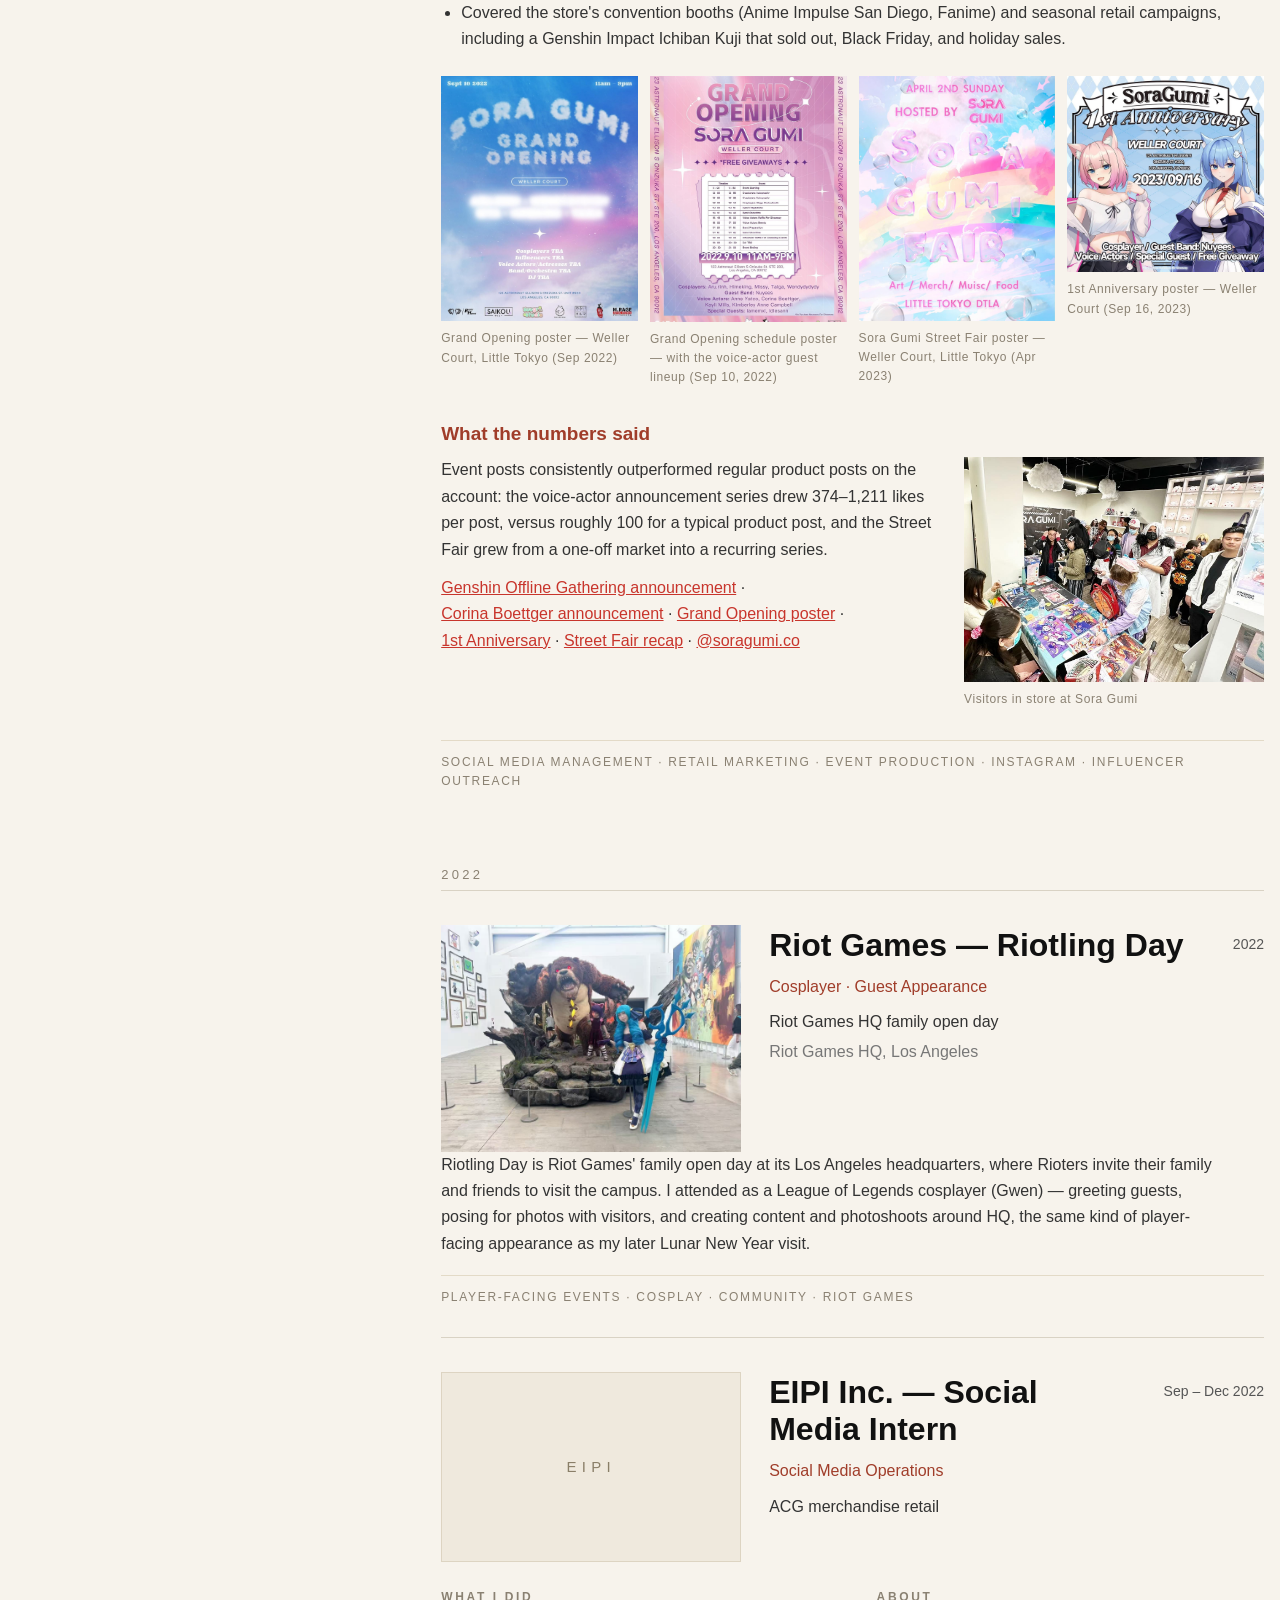
<file: events.html>
<!DOCTYPE html>
<html lang="en"><head><meta charset="utf-8"><meta name="viewport" content="width=device-width,initial-scale=1">
<title>Campaigns & Events — Zijian Zhou</title><link rel="stylesheet" href="styles.css"><style>
body{background:#f7f3ec}
main{max-width:none;padding:28px 16px 48px 6px}
.ev{border-top:1px solid #d9d2c4;padding:34px 0 30px}
.ev:last-of-type{border-bottom:1px solid #d9d2c4}
.ev-head{display:flex;gap:28px;align-items:flex-start}
.ev-img{flex:0 0 300px}
.ev-img img{width:300px;height:auto;display:block}
.ev-img.tall img{height:auto;object-fit:contain}
.ev-cap{font-size:12px;color:#8a8172;margin-top:8px;letter-spacing:.05em}
.ev-strip{display:flex;gap:12px;flex-wrap:wrap;margin-top:24px;align-items:flex-start}
.ev-strip .ev-media{flex:1 1 0;min-width:0}
.ev-strip .ev-media:only-child{flex:0 1 31%}
.ev-strip .ev-media img{width:100%;height:auto;display:block}
.ev-plate{flex:0 0 300px;height:190px;background:#efe9dd;border:1px solid #ddd4c2;display:flex;align-items:center;justify-content:center;font-size:15px;letter-spacing:.35em;color:#8a7f68;text-transform:uppercase;text-align:center;padding:0 12px}
.ev-title{flex:1;min-width:0}
.ev-title h3{font-size:32px;font-weight:600;margin:2px 0 10px;line-height:1.15}
.ev-role{color:#a03d2a;font-size:16px;margin:0 0 10px}
.ev-sub{color:#333;margin:0 0 4px}
.ev-loc{color:#777;margin:0}
.ev-date{flex:0 0 auto;color:#555;font-size:14px;white-space:nowrap;padding-top:8px}
.ev-cols{display:flex;gap:48px;margin-top:26px}
.ev-col{flex:1}
.ev-col h4{font-size:12px;letter-spacing:.22em;color:#8a8172;text-transform:uppercase;margin:0 0 12px;font-weight:600}
.ev-col ul{margin:0;padding-left:18px}
.ev-col li{margin-bottom:8px}
.ev-col p{margin:0 0 10px}
.year{font-size:13px;letter-spacing:.25em;color:#8a8172;text-transform:uppercase;margin:44px 0 4px}
.year:first-of-type{margin-top:26px}
@media(max-width:760px){.ev-head{flex-wrap:wrap}.ev-img,.ev-plate{flex:1 1 100%}.ev-img img{width:100%}.ev-date{padding-top:0}.ev-cols{flex-direction:column;gap:20px}.ev-strip .ev-media{flex:1 1 45%}.ev-strip .ev-media:only-child{flex:1 1 100%}.ev-layout{flex-direction:column}.ev-toc{position:static;border-right:none;border-bottom:1px solid #e3dac7;width:100%;padding-bottom:12px}}

.ev-layout{display:flex;gap:38px;align-items:flex-start}
.ev-toc{flex:0 0 250px;position:sticky;top:26px;border-right:1px solid #e3dac7;padding-right:20px}
.ev-toc h4{font-size:11px;letter-spacing:.24em;color:#8a8172;text-transform:uppercase;margin:0 0 14px;font-weight:600}
.ev-toc a{display:block;color:#444;text-decoration:none;font-size:13.5px;padding:4px 0;white-space:nowrap;overflow:hidden;text-overflow:ellipsis}
.ev-toc a:hover{color:#a03d2a}
.ev-tags{margin:18px 0 0;padding-top:12px;border-top:1px solid #e3dac7;font-size:12px;letter-spacing:.14em;text-transform:uppercase;color:#8a8172}
.ev-toc .toc-group{font-size:11px;letter-spacing:.18em;color:#a39a86;text-transform:uppercase;margin:16px 0 4px}
.ev-main{flex:1;min-width:0;max-width:1040px;margin-right:auto}
section.ev{scroll-margin-top:26px}

.ev-banner{margin:2px 0 6px}
.rb-top{display:flex;gap:28px;align-items:flex-start;margin:2px 0 6px}
.rb-top .rb-cover{flex:1;min-width:0}
.rb-top .rb-cover img{width:100%;display:block}
.rb-top .rb-text{flex:1;min-width:0}
.rb-top .rb-text p{margin:0 0 12px;line-height:1.65;color:#333}
.rb-strip .ev-media.big{flex:1.7}
.ev-img.big{flex:0 0 360px}.ev-img.big img{width:360px}
.ev-img.xl{flex:0 0 400px}.ev-img.xl img{width:400px}
.ev-strip.sm .ev-media{flex:0 0 23.5%}
.rb-side{flex:0 0 170px}.rb-side img{width:100%;display:block}
@media(max-width:760px){.rb-top{flex-direction:column}}
.ev-banner img{width:100%;height:auto;display:block}
.ev-flow{font-size:11.5px;letter-spacing:.22em;color:#8a8172;text-transform:uppercase;margin:16px 0 14px}
.ev-narr p{margin:0 0 12px;line-height:1.65;color:#333;max-width:780px}
.ev-subh{font-size:19px;color:#a03d2a;margin:20px 0 8px;font-weight:600}
.ev-list{margin:0 0 6px;padding-left:20px;line-height:1.6;color:#333;max-width:780px}
.ev-list li{margin-bottom:8px}
.ev-links a{white-space:nowrap}
@media(max-width:760px){.ev-toc a{white-space:normal}}
</style></head>
<body><header class="site" id="top"><nav><a class="brand" href="index.html">ZIJIAN ZHOU</a><a href="index.html">Home</a><a href="events.html" class="active">Campaigns & Events</a><a href="game-design.html">Game Design</a><a href="cosplay.html">Cosplay Showcase</a><a href="art.html">Art Portfolio</a></nav></header>
<main>
<div class="ev-layout">
<nav class="ev-toc">
<h4>Contents</h4>
<a href="#stream-operations">Stream Operations</a>
<a href="#independent-practice">Independent Practice</a>
<a href="#riftbound">Riftbound — LA Regional Qualifier</a>
<a href="#cocreate">CoCreate 2026 — Alibaba.com</a>
<a href="#lcs">LCS Opening Week</a>
<a href="#wuwa-senior-high">WuWa Senior High — Wuthering Waves</a>
<a href="#ggwp">Riot GGWP Feature</a>
<a href="#lunar-new-year">Riot Lunar New Year</a>
<a href="#aiko-garden">AIKO Garden — Asian American Expo</a>
<a href="#ocm-foods">OCM Foods — Asian American Expo</a>
<a href="#master-lee">Master Lee — Dumpling Challenge</a>
<a href="#acecook-haohao">Acecook Hảo Hảo</a>
<a href="#supplyside">SupplySide West</a>
<a href="#night-at-the-harbor">Night at the Harbor — Genshin Fan Event</a>
<a href="#wuwa-creator">Wuthering Waves Creator Program</a>
<a href="#genshin-halloween">Genshin Impact Halloween</a>
<a href="#blaze-to-natlan">Blaze to Natlan — UC Irvine</a>
<a href="#soragumi">SORAGUMI — In-Store Events &amp; Campaigns</a>
<a href="#riotling-day">Riotling Day 2022</a>
<a href="#eipi">EIPI — Social Media Intern</a>
<a href="#vainglory">Vainglory Eternal Cup 2020</a>
<a href="#coursework">Coursework Campaigns</a>
</nav>
<div class="ev-main">
<h1>Campaigns & Events</h1>
<p class="lede">Campaign case studies and player-facing events I have worked on — brand and IP activations, official-cosplayer programs, esports stages, fan conventions, and community events I organized myself. Campaign projects from my USC coursework are added at the end as they are completed. Cosplay photography lives on the <a href="cosplay.html">Cosplay Showcase page</a>.</p>


<p class="year">2026</p>

<section class="ev" id="stream-operations">
<div class="ev-head">
<div class="ev-plate">Stream Ops</div>
<div class="ev-title"><h3>Stream Operations — Confidential Creator (2M+ Followers)</h3>
<p class="ev-role">Livestream &amp; Social Media Operations</p>
<p class="ev-sub">Recurring TikTok live commerce · Paid social + organic</p>
<p class="ev-loc">Los Angeles, CA</p></div>
<div class="ev-date">Mar 2026 – Present</div>
</div>
<div class="ev-cols">
<div class="ev-col"><h4>What I Did</h4><ul>
<li>Run livestream and day-to-day social media operations for a confidential creator: recurring TikTok live sessions, real-time performance monitoring, and campaign execution.</li>
<li>Run paid social promotion alongside organic content, adjusting in real time against live performance.</li>
<li>Engage the live community throughout each session — reading audience sentiment and feeding it back into pacing and content.</li>
</ul></div>
<div class="ev-col"><h4>Results &amp; Impact</h4><ul>
<li>Livestream sessions generating approximately US$410K in sales (GMV) per session, drawing 30K+ concurrent viewers.</li>
<li>Campaigns reaching 1M+ impressions.</li>
<li>Presented as text only to protect the creator's confidentiality.</li>
</ul></div>
</div>
<p class="ev-tags">Livestream Operations · Paid Social · TikTok · Creator Management · Community Engagement</p>
</section>
<section class="ev" id="independent-practice">
<div class="ev-head">
<div class="ev-plate">Independent</div>
<div class="ev-title"><h3>Independent Practice — Client Influencer &amp; Social Media Services</h3>
<p class="ev-role">Influencer Relations · Social Media Services</p>
<p class="ev-sub">Client work through my own business</p>
<p class="ev-loc">Los Angeles, CA</p></div>
<div class="ev-date">Ongoing</div>
</div>
<div class="ev-cols">
<div class="ev-col"><h4>What I Did</h4><ul>
<li>Provide influencer-marketing and social media services to brand and creator clients through my own business.</li>
<li>Direct influencer partnerships, support contract negotiations, and manage event operations and social coverage for major IP activations.</li>
<li>Alongside client work, my own creator accounts total 20,000+ followers across Instagram, TikTok, Xiaohongshu, and X.</li>
</ul></div>
<div class="ev-col"><h4>Results &amp; Impact</h4><ul>
<li>Implemented strategies that contributed to 240% growth across all platforms in less than a year for an influencer client.</li>
<li>Client names are confidential; the Vermillion Lab LLC campaigns on this page (Acecook, Master Lee, AIKO Garden, OCM Foods) are the public-facing part of this practice.</li>
</ul></div>
</div>
<p class="ev-tags">Influencer Marketing · Creator Relations · Social Media Strategy · Contract Negotiation</p>
</section>
<section class="ev" id="riftbound">
<div class="ev-head">
<div class="ev-title"><h3>Riftbound — Los Angeles Regional Qualifier</h3>
<p class="ev-role">Invited Cosplayer Guest · UVS Games</p>
<p class="ev-sub">Co-hosted by UVS Games × Riot Games · Riftbound TCG Regional Qualifier</p>
<p class="ev-loc">Los Angeles Convention Center</p></div>
<div class="ev-date">Sep 25–27, 2026</div>
</div>
<p class="ev-flow">Invited Guest &rarr; Three Days On Site &rarr; Official Recap &amp; Gallery</p>
<div class="rb-top">
<div class="rb-cover"><img src="assets/riftbound-flickr-cover.jpg" alt="Crystal Rose cosplayers at the Riftbound Los Angeles Regional Qualifier — official event photo"><p class="ev-cap">With fellow Crystal Rose cosplayers at the Riftbound LA Regional Qualifier — official event photo (Flickr)</p></div>
<div class="rb-text">
<p>The final Riftbound Regional Qualifier of 2026 — co-hosted by UVS Games and Riot Games — brought 2,165 main-event players to the Los Angeles Convention Center. I was invited as a UVS cosplayer guest and appeared as Ahri (League of Legends) on all three days of the event, creating content from the floor throughout the weekend, including a Day 3 reel that drew 2,437 likes. I also appear as Ahri in the official @RiftboundOP recap video.</p>
<p>The weekend was hands-on, not just photo ops: I interacted with players across the show floor, joined in on-site matches, and learned Riftbound itself — coming away able to actually play the game I was there to represent. A personal highlight was meeting Dave Guskin, Game Director of Riftbound, who signed my card at the event.</p>
</div>
</div>
<h4 class="ev-subh">Coverage &amp; official media</h4>
<p class="ev-links"><a href="https://www.instagram.com/reel/DdzPJ2OvULD/">Day 3 reel</a> · <a href="https://www.instagram.com/p/Dd5Dmaqh9WO/">Ahri at the event</a> · <a href="https://riftboundop.com/events/regional-qualifier-los-angeles/">Official event page</a> · <a href="https://x.com/riftboundop/status/2105702997988937874">Official #RQLA recap video — X</a> · <a href="https://www.flickr.com/photos/riftbound/albums/72177720335838457/">Full event photo gallery — Flickr (527 photos)</a> · <a href="https://www.linkedin.com/feed/update/urn:li:share:7512248651260542976/">My event recap — LinkedIn</a></p>
<div class="ev-strip rb-strip">
<div class="ev-media big"><img src="assets/riftbound-dev.jpg" alt="With Dave Guskin, Game Director of Riftbound, at the Los Angeles Regional Qualifier"><p class="ev-cap">With Dave Guskin, Game Director of Riftbound — he signed my card at the event</p></div>
<div class="ev-media"><img src="assets/riftbound-badges.jpg" alt="My Creator badges for the Riftbound Regional Qualifier, Los Angeles"><p class="ev-cap">My Creator badges for the Regional Qualifier</p></div>
<div class="ev-media"><img src="assets/riftbound-cardwall.jpg" alt="The Riftbound card wall at the Los Angeles Regional Qualifier venue"><p class="ev-cap">The Riftbound card wall on the show floor</p></div>
<div class="ev-media"><img src="assets/riftbound-reel.jpg" alt="Riftbound Los Angeles Regional Qualifier — Day 3"><p class="ev-cap">My Day 3 reel from the event floor</p></div>
</div><p class="ev-tags">Esports · Creator Management · Event Coverage · TikTok · Community Engagement</p>
</section>

<section class="ev" id="cocreate">
<div class="ev-head">
<div class="ev-img xl"><img src="assets/cocreate-main.jpg" alt="Zijian Zhou in front of the COCREATE letters at Alibaba.com CoCreate 2026, Los Angeles"></div>
<div class="ev-title"><h3>CoCreate 2026 — Alibaba.com</h3>
<p class="ev-role">Exhibitor · with MuseSelect</p>
<p class="ev-sub">Alibaba.com's flagship B2B sourcing summit · 200+ exhibiting businesses</p>
<p class="ev-loc">Los Angeles Convention Center</p></div>
<div class="ev-date">Sep 9–10, 2026</div>
</div>
<div class="ev-strip sm">
<div class="ev-media"><img src="assets/cocreate-booth.jpg" alt="At the MuseSelect booth, CoCreate 2026"><p class="ev-cap">Working the MuseSelect booth — the brand launched its U.S. Creator Fashion Market at the event</p></div>
<div class="ev-media"><img src="assets/cocreate-venue.jpg" alt="CoCreate Los Angeles 2026 venue entrance"><p class="ev-cap">The venue entrance — CoCreate Los Angeles 2026, Los Angeles Convention Center</p></div>
<div class="ev-media"><img src="assets/cocreate-robot.jpg" alt="Humanoid robot on the CoCreate 2026 show floor"><p class="ev-cap">On the show floor — agentic AI was the theme of the 2026 summit</p></div>
</div>
<div class="ev-cols">
<div class="ev-col"><h4>What I Did</h4><ul>
<li>Exhibited with MuseSelect at CoCreate 2026, Alibaba.com's flagship B2B commerce summit in Los Angeles — representing the brand on the show floor as it launched its U.S. Creator Fashion Market.</li>
<li>Connected with buyers, sellers, and creators from around the world across the two-day event.</li>
<li>Invited and introduced USC classmates to the event, sharing the experience with my network.</li>
</ul></div>
<div class="ev-col"><h4>Results &amp; Impact</h4>
<p>CoCreate 2026 brought thousands of entrepreneurs, suppliers, and e-commerce sellers to the Los Angeles Convention Center, headlined by the CoCreate Pitch U.S. final — a US$1M+ AI product competition — under the theme of agentic AI for next-generation business.</p>
<p><a href="https://www.linkedin.com/posts/zijian-melody-zhou_cocreate2026-alibaba-entrepreneurship-ugcPost-7504431953484492800-VkDm/">My post from the event — LinkedIn</a></p>
</div>
</div>
<p class="ev-tags">Creator Economy · Event Coverage · LinkedIn · Exhibitor Relations</p>
</section>

<section class="ev" id="lcs">
<div class="ev-head">
<div class="ev-img xl"><img src="assets/lol-mf-lcs.jpg" alt="Two official cosplayers at LCS Opening Week — Miss Fortune and Tristana"></div>
<div class="ev-title"><h3>League of Legends — LCS Opening Week</h3>
<p class="ev-role">Official Cosplayer · Miss Fortune</p>
<p class="ev-sub">LCS · Esports stage appearance</p>
<p class="ev-loc">Riot Arena, Los Angeles</p></div>
<div class="ev-date">Aug 2026</div>
</div>
<div class="ev-strip sm">
<div class="ev-media"><img src="assets/lcs-stage-wide.jpg" alt="LCS Opening Week stage, Disguised vs Shopify Rebellion — Miss Fortune on the main screen"><p class="ev-cap">The LCS stage during Opening Week</p></div>
<div class="ev-media"><img src="assets/lcs-stage1.jpg" alt="Miss Fortune cosplayer on the LCS stage during Opening Week"><p class="ev-cap">On the LCS stage — official Miss Fortune for Opening Week, Poro in hand</p></div>
<div class="ev-media"><img src="assets/lcs-screen.jpg" alt="Miss Fortune cosplayer shown on the Riot Arena main screen during champion select"><p class="ev-cap">On the arena's main screen during champion select — with me on stage at the desk (right)</p></div>
</div>
<div class="ev-cols">
<div class="ev-col"><h4>What I Did</h4><ul>
<li>Appeared as an official League of Legends cosplayer (Miss Fortune) on the LCS stage across the opening weekend.</li>
<li>Featured on the official LCS Instagram account, in both a photo post and a reel.</li>
<li>Photo and content coverage from the stage and arena floor.</li>
</ul></div>
<div class="ev-col"><h4>Results &amp; Impact</h4>
<p>Opening week of the LCS season at Riot Arena, with official cosplayers featured on stage. More from the set on my Xiaohongshu.</p>
<p><a href="https://www.instagram.com/p/DbW6tz2Gl1H/">Official LCS post</a> · <a href="https://www.instagram.com/reel/DbZYbgKC1i0/">Official LCS reel</a> · <a href="https://www.rednote.com/user/profile/5c0c73b60000000007027b06">More on Xiaohongshu</a></p>
</div>
</div>
<p class="ev-tags">Esports · League of Legends · Creator Management · Event Coverage · Instagram</p>
</section>

<section class="ev" id="wuwa-senior-high">
<div class="ev-head">
<div class="ev-img"><img src="assets/wuwa-seniorhigh-cover.jpg" alt="WuWa Senior High — in the classroom, Wuthering Waves cosplay campaign"></div>
<div class="ev-title"><h3>Wuthering Waves — WuWa Senior High</h3>
<p class="ev-role">Invited Cosplayer Guest · Jinhsi</p>
<p class="ev-sub">An official Wuthering Waves campaign — a school-themed group cosplay project created as version warm-up for the update introducing Aemeath</p>
<p class="ev-loc">Organized by BunnyTuan Studio · California</p></div>
<div class="ev-date">Apr 2026</div>
</div>
<p class="ev-flow">Guest Casting &rarr; Classroom Shoot &rarr; Coordinated Hashtag Rollout</p>
<div class="ev-narr">
<p>WuWa Senior High is an official Wuthering Waves campaign: the game's characters reimagined as high-school students and teachers, produced to warm up the upcoming version update — the one introducing the new character Aemeath. The cosplayers were invited as guests; I played Jinhsi in a cheerleader-version look, alongside 17 characters brought to life by 18 cosplayers, shot on a full classroom set by @bunnytuan_studio, @toratoracam, and @zhoucow.</p>
</div>
<div class="rb-top">
<div class="rb-text">
<p>The campaign rolled out as a coordinated multi-creator release: a full-cast reveal on organizer @bunnytuan_studio (16.6K followers; the reveal post drew 585 likes), with cast members posting their own character sets under the shared hashtag #wuwaseniorhigh — my Jinhsi set drew 177 likes.</p>
<p class="ev-links"><a href="https://www.instagram.com/p/DXBWrcElU5u/">Full cast reveal — @bunnytuan_studio</a> · <a href="https://www.instagram.com/p/DXDtDPdFKg4/">My Jinhsi set — @_carolcina_</a> · <a href="https://www.instagram.com/explore/search/keyword/?q=%23wuwaseniorhigh">#wuwaseniorhigh — Instagram</a></p>
</div>
<div class="rb-side"><img src="assets/wuwa-seniorhigh-jinhsi.jpg" alt="Jinhsi cheerleader version — WuWa Senior High"><p class="ev-cap">My Jinhsi (cheerleader version) at WuWa Senior High</p></div>
</div><p class="ev-tags">Influencer Marketing · Cosplay Campaign · Wuthering Waves · Instagram</p>
</section>

<section class="ev" id="ggwp">
<div class="ev-head">
<div class="ev-img"><img src="assets/lny-janna.jpg" alt="Heaven Scale Janna — featured in Riot Games' official GGWP February 2026 cosplay gallery"></div>
<div class="ev-title"><h3>Riot Games — GGWP February 2026 Feature</h3>
<p class="ev-role">Featured Cosplayer · Heaven Scale Janna</p>
<p class="ev-sub">Official Instagram feature · GGWP cosplay series</p>
<p class="ev-loc">Instagram · @riotgames</p></div>
<div class="ev-date">Mar 5, 2026</div>
</div>
<div class="ev-narr">
<p>My Heaven Scale Janna was selected for Riot Games' official GGWP February 2026 cosplay gallery — themed around Lunar New Year and the Year of the Horse — and credited to @_carolcina_ on @riotgames, where the post drew 35K+ likes. GGWP is Riot's official community cosplay series; the photograph itself lives in my cosplay showcase, and this entry records the feature.</p>
<p class="ev-links"><a href="https://www.instagram.com/p/DVhF5gUkjRP/">The official @riotgames post</a> · <a href="cosplay.html">See the photo in the showcase</a></p>
</div>
<p class="ev-tags">League of Legends · Cosplay · Community · Instagram</p>
</section>

<section class="ev" id="lunar-new-year">
<div class="ev-head">
<div class="ev-img big"><img src="assets/lny-gwen.jpg" alt="Mythmaker Gwen at Riot Games HQ — Lunar New Year"></div>
<div class="ev-title"><h3>Riot Games — Lunar New Year Event</h3>
<p class="ev-role">Official Cosplayer · Mythmaker Gwen</p>
<p class="ev-sub">Creator / brand activation</p>
<p class="ev-loc">Riot Games HQ, Los Angeles</p></div>
<div class="ev-date">Feb 2026</div>
</div>
<div class="ev-cols">
<div class="ev-col"><h4>What I Did</h4><ul>
<li>Attended as an official cosplayer in Mythmaker (paper-cut) Gwen for Riot's Lunar New Year celebration at HQ.</li>
<li>Also photographed in Heaven Scale Janna; created and posted content from the event.</li>
</ul></div>
<div class="ev-col"><h4>Results &amp; Impact</h4>
<p>A creator celebration at Riot Games headquarters for Lunar New Year, with official cosplayers featured throughout the event.</p>
<p><a href="https://www.instagram.com/p/DU9GRgBks3a/">Mythmaker Gwen at Riot HQ</a> · <a href="https://www.instagram.com/p/DU1RsXNksDB/">Heaven Scale Janna</a> · <a href="https://www.xiaohongshu.com/discovery/item/6997d5e50000000028020cd3">My Xiaohongshu note from the event</a></p>
</div>
</div>
<p class="ev-tags">League of Legends · Player-Facing Events · Cosplay · Xiaohongshu</p>
</section>

<section class="ev" id="aiko-garden">
<div class="ev-head">
<div class="ev-plate">AIKO Garden</div>
<div class="ev-title"><h3>AIKO Garden — 3D Fruit Ice Cream at Asian American Expo</h3>
<p class="ev-role">Influencer Campaign · Content &amp; Creator Coordination</p>
<p class="ev-sub">Brand activation via Vermillion Lab LLC · Asian American Expo (AAE 2026)</p>
<p class="ev-loc">Fairplex, Pomona, CA — Hall 5</p></div>
<div class="ev-date">Jan 17–18, 2026</div>
</div>
<div class="ev-cols">
<div class="ev-col"><h4>What I Did</h4><ul>
<li>Covered the AIKO Garden booth at Asian American Expo as a contracted creator through Vermillion Lab LLC — and helped coordinate influencer participation for the brand's expo presence.</li>
<li>Filmed the full booth experience to the brief's shot list: tasting the TikTok-viral 3D fruit ice cream, the spin-wheel lucky draw, and staff and crowd reactions, with same-day stories from the floor.</li>
<li>Published my expo "eatlog" reel in cosplay (Oguri Cap), with the campaign hashtags and full sponsorship disclosure.</li>
</ul></div>
<div class="ev-col"><h4>About</h4>
<p>AIKO Garden's hyper-realistic 3D fruit ice cream was one of the expo's viral food draws. The campaign put creators inside the booth experience — tasting, games, and prizes — across the two expo days. Hashtags: #3DFruitIceCream #AIKOIceCream #AsianAmericanExpo #AAE2026.</p>
<p><a href="https://www.instagram.com/reel/DT6qERMEeAO/">My reel from the booth — Instagram</a></p>
</div>
</div>
<p class="ev-tags">Influencer Marketing · Food Brands · Instagram · Event Coverage · Creator Coordination</p>
</section>

<section class="ev" id="ocm-foods">
<div class="ev-head">
<div class="ev-plate">OCM Foods</div>
<div class="ev-title"><h3>OCM Foods — Shopping Spree at Asian American Expo</h3>
<p class="ev-role">Influencer Campaign · Content &amp; Creator Coordination</p>
<p class="ev-sub">Brand activation via Vermillion Lab LLC · Asian American Expo (AAE 2026)</p>
<p class="ev-loc">Fairplex, Pomona, CA — Hall 5</p></div>
<div class="ev-date">Jan 17–18, 2026</div>
</div>
<div class="ev-cols">
<div class="ev-col"><h4>What I Did</h4><ul>
<li>Took on OCM Foods' "Shopping Spree" brief at the expo: receive the mega shopping bag, fill it on camera, and showcase featured products from four-plus brands.</li>
<li>Covered booth interaction and tastings across the hall, with same-day stories and a same-night video delivered to brief.</li>
<li>Helped coordinate influencer participation for the campaign alongside my own content, through Vermillion Lab LLC.</li>
</ul></div>
<div class="ev-col"><h4>About</h4>
<p>A high-energy expo activation built around one visual hook — how much can one giant bag hold? — introducing OCM's Asian snack range to expo crowds through creator content. Hashtags: #ocmfoods #AsianSnacks #FoodExpo #ShoppingSpree.</p>
<p><a href="https://www.instagram.com/reel/DTpP8QJgsnw/">My Shopping Spree reel — Instagram</a></p>
</div>
</div>
<p class="ev-tags">Influencer Marketing · Food Brands · Instagram · Event Coverage · Creator Coordination</p>
</section>

<p class="year">2025</p>
<section class="ev" id="master-lee">
<div class="ev-head">
<div class="ev-plate">Master Lee</div>
<div class="ev-title"><h3>Master Lee — Winter Solstice Dumpling Challenge</h3>
<p class="ev-role">Influencer Campaign · Content &amp; Creator Coordination</p>
<p class="ev-sub">Brand campaign via Vermillion Lab LLC · GW Supermarket</p>
<p class="ev-loc">Temple City, CA</p></div>
<div class="ev-date">Dec 2025</div>
</div>
<div class="ev-cols">
<div class="ev-col"><h4>What I Did</h4><ul>
<li>Worked with Vermillion Lab LLC on the campaign end to end — helping coordinate influencer participation and delivering my own content to brief.</li>
<li>Visited the Temple City store for the Winter Solstice Dumpling Challenge: filmed the in-store sampling atmosphere and worked through the sauce bar's nine-plus pairings.</li>
<li>Built my video around the "first dumpling of Winter Solstice" tradition, demoing creative sauce combinations — published ahead of the solstice with the campaign hashtags and full sponsorship disclosure.</li>
</ul></div>
<div class="ev-col"><h4>About</h4>
<p>A seasonal food campaign built on the Winter Solstice custom — "eat dumplings on Winter Solstice, and your ears won't freeze" — turning a supermarket sampling into a creative-sauce challenge for short-form video. Hashtags: #masterlee #masterleedumpling #WinterSolsticeDumplings #DumplingCreativity.</p>
<p><a href="https://www.instagram.com/reel/DSdilxckiEw/">My reel — Instagram</a></p>
</div>
</div>
<p class="ev-tags">Influencer Marketing · Food Brands · Short-Form Video · Instagram · Creator Coordination</p>
</section>


<section class="ev" id="acecook-haohao">
<div class="ev-head">
<div class="ev-plate">Acecook</div>
<div class="ev-title"><h3>Acecook Hảo Hảo — Cosplay Creator Campaign</h3>
<p class="ev-role">Influencer Campaign · Content &amp; Creator Coordination</p>
<p class="ev-sub">Brand campaign via Vermillion Lab LLC · Hảo Hảo instant noodles</p>
<p class="ev-loc">Los Angeles, CA</p></div>
<div class="ev-date">Nov 2025</div>
</div>
<div class="ev-cols">
<div class="ev-col"><h4>What I Did</h4><ul>
<li>My first campaign with Vermillion Lab LLC — the start of an ongoing run of food-brand creator campaigns with the agency.</li>
<li>Created a cosplay-led reel for Acecook's Hảo Hảo noodles: a "Rabbit Hole" maid Miku concept staged as a galgame scene, folding the product into the character content my audience already follows me for.</li>
<li>Helped coordinate influencer participation for the campaign alongside my own content.</li>
</ul></div>
<div class="ev-col"><h4>About</h4>
<p>Hảo Hảo is Acecook's flagship instant noodle brand. Instead of a straight ad read, the campaign used cosplay creators to carry the brand into ACG audiences — the product placed inside character content. This collaboration led to three further campaigns with the agency through January 2026. Hashtags: #haohao #acecook.</p>
<p><a href="https://www.instagram.com/reel/DRqnyAokV7D/">My reel — Instagram</a></p>
</div>
</div>
<p class="ev-tags">Influencer Marketing · Food Brands · Cosplay Content · Instagram · Creator Coordination</p>
</section>
<section class="ev" id="supplyside">
<div class="ev-head">
<div class="ev-img big"><img src="assets/niusource-booth.jpg" alt="NiuSource booth 5141 at SupplySide West 2025"></div>
<div class="ev-title"><h3>SupplySide West — SupplySide Global</h3>
<p class="ev-role">Procurement Assistant · Booth Operations Lead</p>
<p class="ev-sub">NiuSource Inc. · Booth 5141</p>
<p class="ev-loc">Mandalay Bay Convention Center, Las Vegas</p></div>
<div class="ev-date">Oct 29–30, 2025</div>
</div>
<div class="ev-cols">
<div class="ev-col"><h4>What I Did</h4><ul>
<li>Directed the full booth build and visual setup — backdrop wall, illuminated reception counter, product literature displays, and meeting areas.</li>
<li>Arranged the entire team's staffing, schedules, and on-floor assignments across both expo days.</li>
<li>Supported B2B meetings with food &amp; beverage brand customers and suppliers on site.</li>
</ul></div>
<div class="ev-col"><h4>Results &amp; Impact</h4>
<p>Exhibited with my employer NiuSource Inc., a sweetener and food-ingredient supplier, at North America's leading health &amp; nutrition industry trade show. I owned the on-site booth operation end to end.</p>
<p><a href="https://exhibitor.supplysideglobal.com/supplyside-global25/Public/Exhibitors.aspx?CatID=16">Official exhibitor directory listing</a></p>
</div>
</div>
<p class="ev-tags">Event Production · Booth Operations · B2B · Team Coordination</p>
</section>


<section class="ev" id="night-at-the-harbor">
<div class="ev-head">
<div class="ev-img big"><img src="assets/night-harbor.jpg" alt="Night at the Harbor — official performer announcement: CarolCina as Shenhe"></div>
<div class="ev-title"><h3>Genshin Impact — Night at the Harbor</h3>
<p class="ev-role">Immersive Performer · Shenhe</p>
<p class="ev-sub">A mini Genshin Impact fan event celebrating Lantern Rite, presented by UmaiGosh Entertainment × Tomogacha Con</p>
<p class="ev-loc">Metro Event Center · Pomona, CA</p></div>
<div class="ev-date">Feb 8–9, 2025</div>
</div>
<div class="ev-cols">
<div class="ev-col"><h4>What I Did</h4><ul>
<li>Performed in character as Shenhe as one of the event's announced immersive performers, interacting with attendees across the two-day event.</li>
<li>Featured by name in the organizer's official performer announcement and event poster — "CarolCina as Shenhe — Immersive Performer."</li>
</ul></div>
<div class="ev-col"><h4>Results &amp; Impact</h4>
<p>Night at the Harbor was a free, all-ages community fan event run by non-profit organizer UmaiGosh Entertainment. As an announced performer, I was part of the event's pre-show promotion on the organizer's Instagram (@umaigosh_official) as well as its on-site Lantern Rite programming.</p>
<p><a href="https://www.instagram.com/p/DFojJuWvwsY/">Performer announcement — @umaigosh_official</a></p>
</div>
</div>
<p class="ev-tags">Genshin Impact · Fan Events · Immersive Performance · Community Engagement</p>
</section>

<section class="ev" id="wuwa-creator">
<div class="ev-head">
<div class="ev-plate">Wuthering Waves</div>
<div class="ev-title"><h3>Wuthering Waves — NA Content Creator Program</h3>
<p class="ev-role">Content Creator</p>
<p class="ev-sub">Creator program</p>
<p class="ev-loc">North America</p></div>
<div class="ev-date">2025</div>
</div>
<div class="ev-narr">
<p>As part of Kuro Games' North America creator program for Wuthering Waves, I create cosplay photography and social coverage around new characters and updates — an ongoing creator-program participation in North America.</p>
<p>My Wuthering Waves cosplay work is collected in the Wuthering Waves section of the Cosplay Showcase page.</p>
</div>
<p class="ev-tags">Creator Program · Wuthering Waves · Content Creation</p>
</section>

<p class="year">2024</p>

<section class="ev" id="genshin-halloween">
<div class="ev-head">
<div class="ev-img big"><img src="assets/genshin-halloween.jpg" alt="Kamisato Ayaka and Ayato at Paimon's Candy Jar — Genshin Impact Halloween at The Grove"></div>
<div class="ev-title"><h3>Genshin Impact — Halloween: Paimon's Candy Jar</h3>
<p class="ev-role">Creator · Activation — Kamisato Ayaka</p>
<p class="ev-sub">HoYoverse's Paimon's Candy Jar Halloween activation</p>
<p class="ev-loc">The Grove · Los Angeles</p></div>
<div class="ev-date">Oct 2023 &amp; 2024</div>
</div>
<div class="ev-cols">
<div class="ev-col"><h4>What I Did</h4><ul>
<li>Appeared in cosplay as Kamisato Ayaka at the official Paimon's Candy Jar booth, alongside @shuzi233_ as Kamisato Ayato.</li>
<li>Created and shared Halloween content from the activation as a Genshin Impact creator.</li>
</ul></div>
<div class="ev-col"><h4>Results &amp; Impact</h4>
<p>Paimon's Candy Jar is HoYoverse's recurring official Halloween fan activation in Los Angeles. The 2023 Ayaka &amp; Ayato appearance, photographed by @rocky_0106c and @tonym0505, was shared by @shuzi233_ (190 likes), with thanks to @tgpro_official for the opportunity.</p>
<p><a href="https://www.instagram.com/p/CzKjnqOrIbW/">Ayaka &amp; Ayato at the 2023 activation — @shuzi233_</a> · <a href="https://www.instagram.com/p/Cy_ns7CPFiK/">My post from the event</a></p>
</div>
</div>
<p class="ev-tags">Genshin Impact · Brand Activation · Cosplay · Instagram</p>
</section>

<section class="ev" id="blaze-to-natlan">
<div class="ev-head">
<div class="ev-img big"><img src="assets/blaze-natlan.jpg" alt="Blaze to Natlan — Anime Club of UC Irvine announcement graphic featuring CarolCina"></div>
<div class="ev-title"><h3>Genshin Impact — Blaze to Natlan</h3>
<p class="ev-role">Genshin Impact Ambassador · Cosplayer Appearance</p>
<p class="ev-sub">A Genshin Impact campus activation at UC Irvine's Anteater Involvement Fair, presented by the Anime Club of UC Irvine</p>
<p class="ev-loc">Aldrich Park, UC Irvine · Booth I-109</p></div>
<div class="ev-date">Sep 23, 2024</div>
</div>
<div class="ev-cols">
<div class="ev-col"><h4>What I Did</h4><ul>
<li>Served as one of the event's named Genshin Impact Ambassadors, appearing in cosplay at the booth and greeting students throughout the fair.</li>
<li>Featured in the Anime Club of UC Irvine's ambassador announcement graphic and post ahead of the event.</li>
</ul></div>
<div class="ev-col"><h4>Results &amp; Impact</h4>
<p>Blaze to Natlan put Genshin Impact in front of a general campus audience at UC Irvine's Anteater Involvement Fair — community outreach connecting the game and the campus anime community with new students at the start of the school year.</p>
<p><a href="https://www.instagram.com/p/DAOq-bSys2u/">Ambassador announcement — @anime.uci</a></p>
</div>
</div>
<p class="ev-tags">Genshin Impact · Campus Activation · Community Engagement</p>
</section>

<section class="ev" id="soragumi">
<div class="ev-head">
<div class="ev-img"><img src="assets/soragumi-genshin-va.jpg" alt="Genshin Impact Offline Gathering at Sora Gumi — official event poster, Mar 11, 2023"></div>
<div class="ev-title"><h3>SORAGUMI — In-Store Events &amp; Retail Campaigns</h3>
<p class="ev-role">Social Media Manager · Sales Management</p>
<p class="ev-sub">ACG merchandise retailer — I ran the brand's Instagram (about 80% of its content) and promoted its in-store events and campaigns</p>
<p class="ev-loc">Little Tokyo (Weller Court) · Los Angeles, CA — also The Source OC, Buena Park</p></div>
<div class="ev-date">Jul 2022 – Mar 2024</div>
</div>
<p class="ev-flow">Grand Openings &rarr; Voice-Actor Events &rarr; Street Fair Series &rarr; Convention Booths</p>
<h4 class="ev-subh">The events</h4>
<ul class="ev-list">
<li>Promoted two store grand openings — The Source OC (Aug 2022) and the Little Tokyo flagship at Weller Court (Sep 2022), whose launch featured guest Genshin Impact voice actors (Corina Boettger, Anne Yatco, Kayli Mills) announced on the store's Instagram.</li>
<li>Ran social promotion for the Genshin Impact Offline Gathering (Mar 11, 2023) — a cosplay and voice-actor autograph event with five of the game's English voice actors, including Corina Boettger (Paimon), Jenny Yokobori, Lizzie Freeman, Ratana, and Shara Nicole Lynn.</li>
<li>Promoted the recurring Sora Gumi Street Fair at Weller Court — a local artist and vendor market (art, merch, music, food) that ran in April, May, and Anime Expo weekend editions in 2023.</li>
<li>Covered the store's convention booths (Anime Impulse San Diego, Fanime) and seasonal retail campaigns, including a Genshin Impact Ichiban Kuji that sold out, Black Friday, and holiday sales.</li>
</ul>
<div class="ev-strip">
<div class="ev-media"><img src="assets/soragumi-poster-opening1.jpg" alt="Sora Gumi Grand Opening poster — Weller Court, Sep 2022"><p class="ev-cap">Grand Opening poster — Weller Court, Little Tokyo (Sep 2022)</p></div>
<div class="ev-media"><img src="assets/soragumi-poster-opening2.jpg" alt="Sora Gumi Grand Opening schedule poster — Weller Court, Sep 10, 2022"><p class="ev-cap">Grand Opening schedule poster — with the voice-actor guest lineup (Sep 10, 2022)</p></div>
<div class="ev-media"><img src="assets/soragumi-streetfair.jpg" alt="Sora Gumi Street Fair poster — Little Tokyo, Apr 2023"><p class="ev-cap">Sora Gumi Street Fair poster — Weller Court, Little Tokyo (Apr 2023)</p></div>
<div class="ev-media"><img src="assets/soragumi-anniversary.jpg" alt="SoraGumi 1st Anniversary poster — Weller Court, Sep 16, 2023"><p class="ev-cap">1st Anniversary poster — Weller Court (Sep 16, 2023)</p></div>
</div>
<h4 class="ev-subh">What the numbers said</h4>
<div class="rb-top">
<div class="rb-text">
<p>Event posts consistently outperformed regular product posts on the account: the voice-actor announcement series drew 374–1,211 likes per post, versus roughly 100 for a typical product post, and the Street Fair grew from a one-off market into a recurring series.</p>
<p class="ev-links"><a href="https://www.instagram.com/p/CpjAd_BvSlh/">Genshin Offline Gathering announcement</a> · <a href="https://www.instagram.com/p/Cplf4xYPhVc/">Corina Boettger announcement</a> · <a href="https://www.instagram.com/p/CiGAkNZvcw6/">Grand Opening poster</a> · <a href="https://www.instagram.com/p/CwydPyjvKIT/">1st Anniversary</a> · <a href="https://www.instagram.com/p/Cqly5t6vtsc/">Street Fair recap</a> · <a href="https://www.instagram.com/soragumi.co/">@soragumi.co</a></p>
</div>
<div class="rb-side" style="flex-basis:300px"><img src="assets/soragumi-visitors.jpg" alt="Visitors shopping in store at Sora Gumi"><p class="ev-cap">Visitors in store at Sora Gumi</p></div>
</div><p class="ev-tags">Social Media Management · Retail Marketing · Event Production · Instagram · Influencer Outreach</p>
</section>

<p class="year">2022</p>


<section class="ev" id="riotling-day">
<div class="ev-head">
<div class="ev-img"><img src="assets/riotling-gwen.jpg" alt="Gwen at Riot Games HQ for Riotling Day 2022, in front of the Tibbers statue"></div>
<div class="ev-title"><h3>Riot Games — Riotling Day</h3>
<p class="ev-role">Cosplayer · Guest Appearance</p>
<p class="ev-sub">Riot Games HQ family open day</p>
<p class="ev-loc">Riot Games HQ, Los Angeles</p></div>
<div class="ev-date">2022</div>
</div>
<div class="ev-narr">
<p>Riotling Day is Riot Games' family open day at its Los Angeles headquarters, where Rioters invite their family and friends to visit the campus. I attended as a League of Legends cosplayer (Gwen) — greeting guests, posing for photos with visitors, and creating content and photoshoots around HQ, the same kind of player-facing appearance as my later Lunar New Year visit.</p>
</div>
<p class="ev-tags">Player-Facing Events · Cosplay · Community · Riot Games</p>
</section>

<section class="ev" id="eipi">
<div class="ev-head">
<div class="ev-plate">EIPI</div>
<div class="ev-title"><h3>EIPI Inc. — Social Media Intern</h3>
<p class="ev-role">Social Media Operations</p>
<p class="ev-sub">ACG merchandise retail</p></div>
<div class="ev-date">Sep – Dec 2022</div>
</div>
<div class="ev-cols">
<div class="ev-col"><h4>What I Did</h4><ul>
<li>Ran day-to-day social media operations: ensuring posts published on schedule, analyzing traffic, and editing the brand's own content.</li>
<li>Tracked new ACG merchandise releases to time content around product drops.</li>
<li>Built the brand's foundational Instagram and TikTok presence.</li>
</ul></div>
<div class="ev-col"><h4>About</h4>
<p>EIPI is an ACG merchandise retailing company. I was recruited under graphic design, but the work itself was social media operations — my first professional social media role.</p>
</div>
</div>
<p class="ev-tags">Social Media Operations · ACG Retail · Instagram · TikTok</p>
</section>

<p class="year">2020</p>

<section class="ev" id="vainglory">
<div class="ev-head">
<div><div class="ev-img tall"><img src="assets/vainglory-poster.jpg" alt="Vainglory Eternal Cup official tournament poster, designed by Zijian Zhou"></div><p class="ev-cap">Official tournament poster — designed by me (CN server edition)</p></div>
<div class="ev-title"><h3>Vainglory Eternal Cup</h3>
<p class="ev-role">Lead Organizer · Poster &amp; Visual Design</p>
<p class="ev-sub">Community esports tournament · 38 international teams</p>
<p class="ev-loc">Online</p></div>
<div class="ev-date">Jul 2020</div>
</div>
<div class="ev-strip">
<div class="ev-media"><img src="assets/vainglory-merch.jpg" alt="Vainglory Eternal Cup custom merchandise — medallions, dog tags and keychain"><p class="ev-cap">Tournament merchandise I produced — custom Eternal Cup medallions (gold / silver / copper), dog tags, and keychains in branded gift boxes</p></div>
</div>
<div class="ev-cols">
<div class="ev-col"><h4>What I Did</h4><ul>
<li>Served as lead organizer — running registration (Jul 1–9), scheduling, and community operations through the finals on Jul 25–26.</li>
<li>Designed the tournament's official poster and visual identity, including regional editions.</li>
<li>Operated the official Discord community and tournament communications end to end.</li>
<li>Coordinated broadcasts in English, Japanese, and Chinese (Twitch, YouTube, and Huya).</li>
<li>Produced custom merchandise — self-decorated Vainglory merch for all top-8 teams, plus IGN rings and coins sold through the Discord.</li>
</ul></div>
<div class="ev-col"><h4>Results &amp; Impact</h4>
<p>Billed as "The Final Tournament of Vainglory," the Eternal Cup brought together 38 international teams (CN, EA, EU, NA, SEA) competing for a community-funded prize pool that grew from US$1,500 to over US$1,600 by the finals, with trilingual broadcasts across three platforms.</p>
<p><a href="https://x.com/_CarolCina_/status/1277530811915329537">Official poster &amp; announcement — X</a> · <a href="https://www.twitch.tv/videos/676894579">Match VOD — Twitch</a> · <a href="https://discord.gg/gH269YeBJ">Tournament Discord</a></p>
</div>
</div>
<p class="ev-tags">Esports · Tournament Operations · Discord · Community Management · Trilingual Broadcasts</p>
</section>

<h2 style="margin-top:48px">Regular Conventions</h2>
<p>Recurring attendee and cosplayer at Southern California conventions: <strong>Anime Expo</strong> (Los Angeles), <strong>WonderCon</strong> (Anaheim), <strong>Anime Los Angeles</strong> (Long Beach), and <strong>Los Angeles Comic Con</strong>.</p>
<p class="year">Coursework</p>
<section class="ev" id="coursework">
<div class="ev-head">
<div class="ev-plate">Coursework</div>
<div class="ev-title"><h3>Coursework Campaigns — USC Annenberg</h3>
<p class="ev-role">Social Media &amp; Community Campaign Projects</p>
<p class="ev-sub">M.S. in Digital Social Media — graduate coursework</p>
<p class="ev-loc">University of Southern California, Los Angeles</p></div>
<div class="ev-date">2026 – 2028</div>
</div>
<div class="ev-cols">
<div class="ev-col"><h4>What I Did</h4><ul>
<li>Campaign projects from my graduate coursework — strategy, content planning, and community programs built for brand briefs — will be added here as they are completed.</li>
</ul></div>
<div class="ev-col"><h4>Results &amp; Impact</h4>
<p>Each project will be presented as a case study: the brief, my strategy, the content and community plan, and the projected or measured results.</p>
</div>
</div>
<p class="ev-tags">Social Media Strategy · Community Campaigns · USC Annenberg</p>
</section>
</div>
</div>
</main>
<footer class="site-foot">
<div class="foot-main">
<div class="foot-brand"><p class="foot-name">Zijian Zhou</p><p class="foot-tag">Social Media · Community &amp; Creator Operations<br>Los Angeles, CA</p></div>
<div class="foot-links">
<a href="mailto:zhouzijian2001@gmail.com">Email &#8599;</a>
<a href="https://www.linkedin.com/in/zijian-melody-zhou">LinkedIn &#8599;</a>
<a href="https://github.com/zijian-melody-zhou">GitHub &#8599;</a>
<a href="https://www.instagram.com/_carolcina_/">Instagram &#8599;</a>
</div>
</div>
<div class="foot-bar"><span>Zijian Zhou</span><span>Social Media &amp; Creator Operations</span><a href="#top">Back to top &#8593;</a></div>
</footer>
</body></html>
</file>
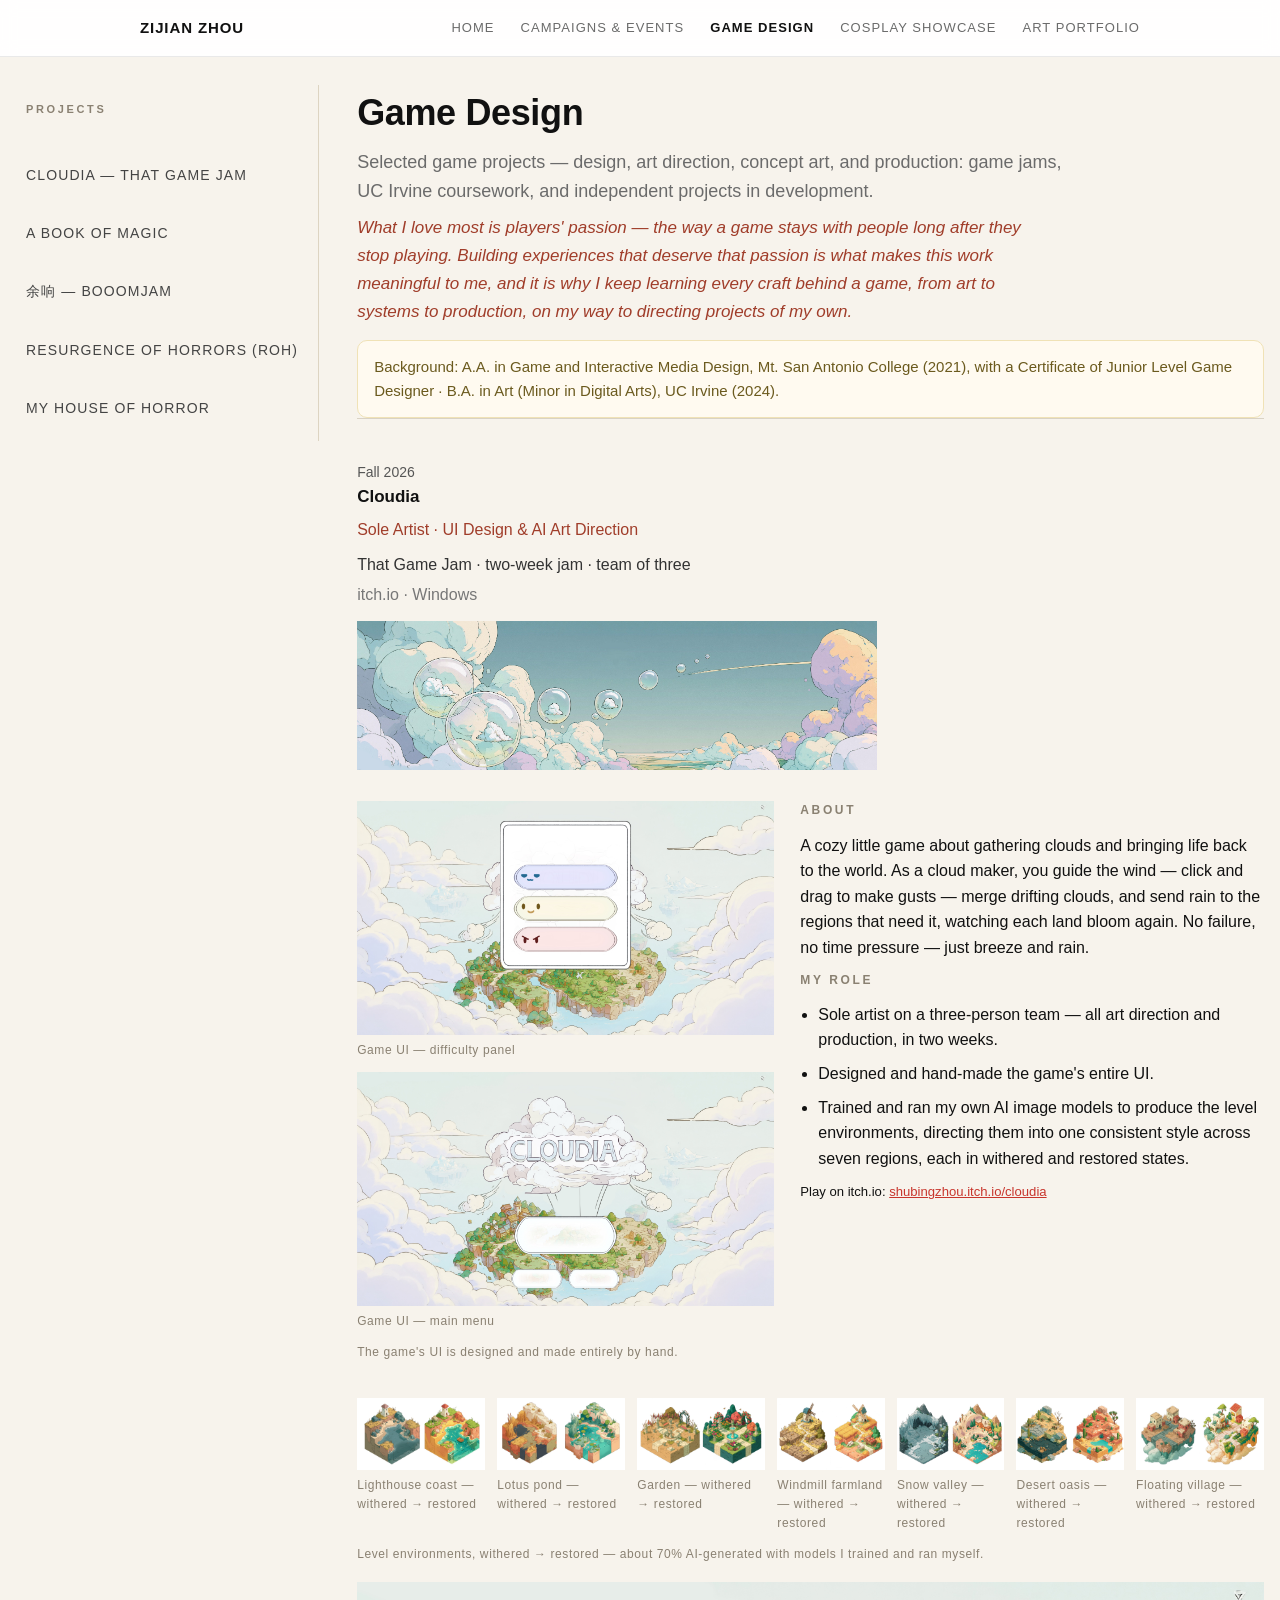
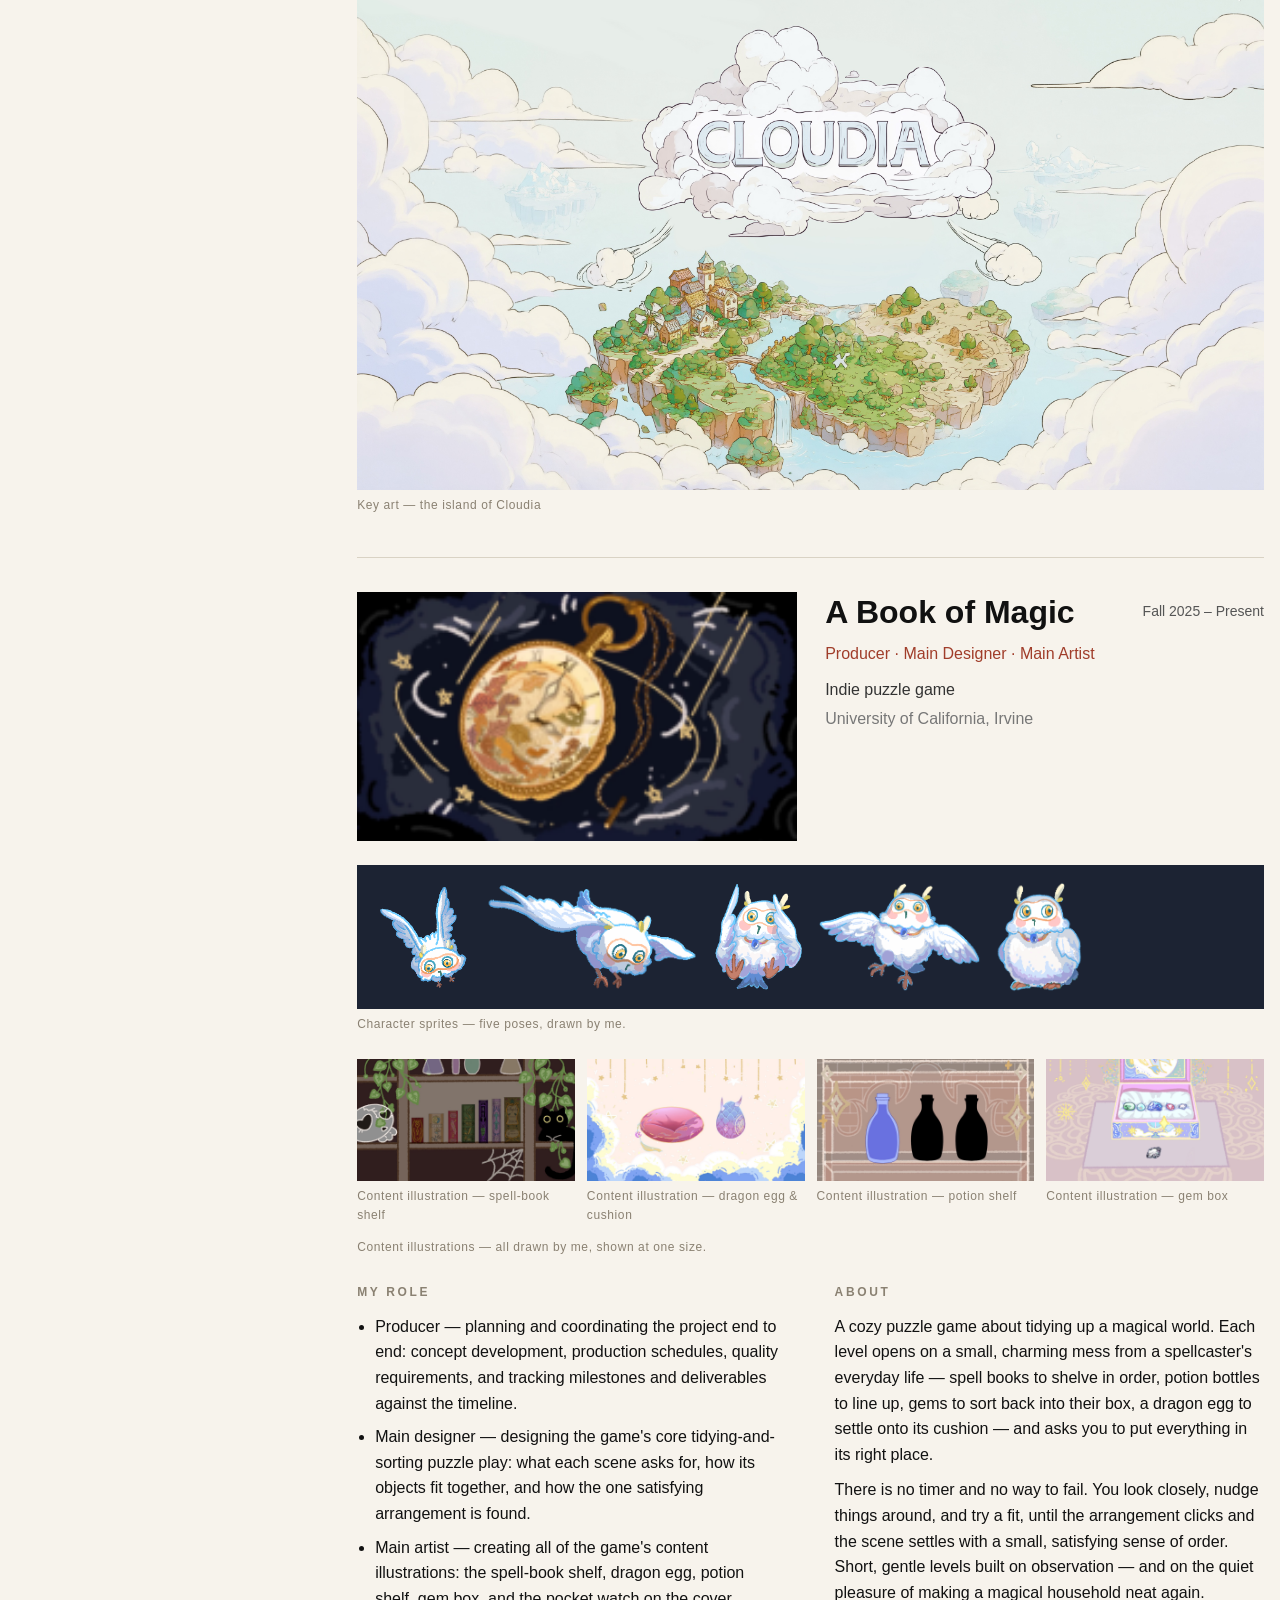
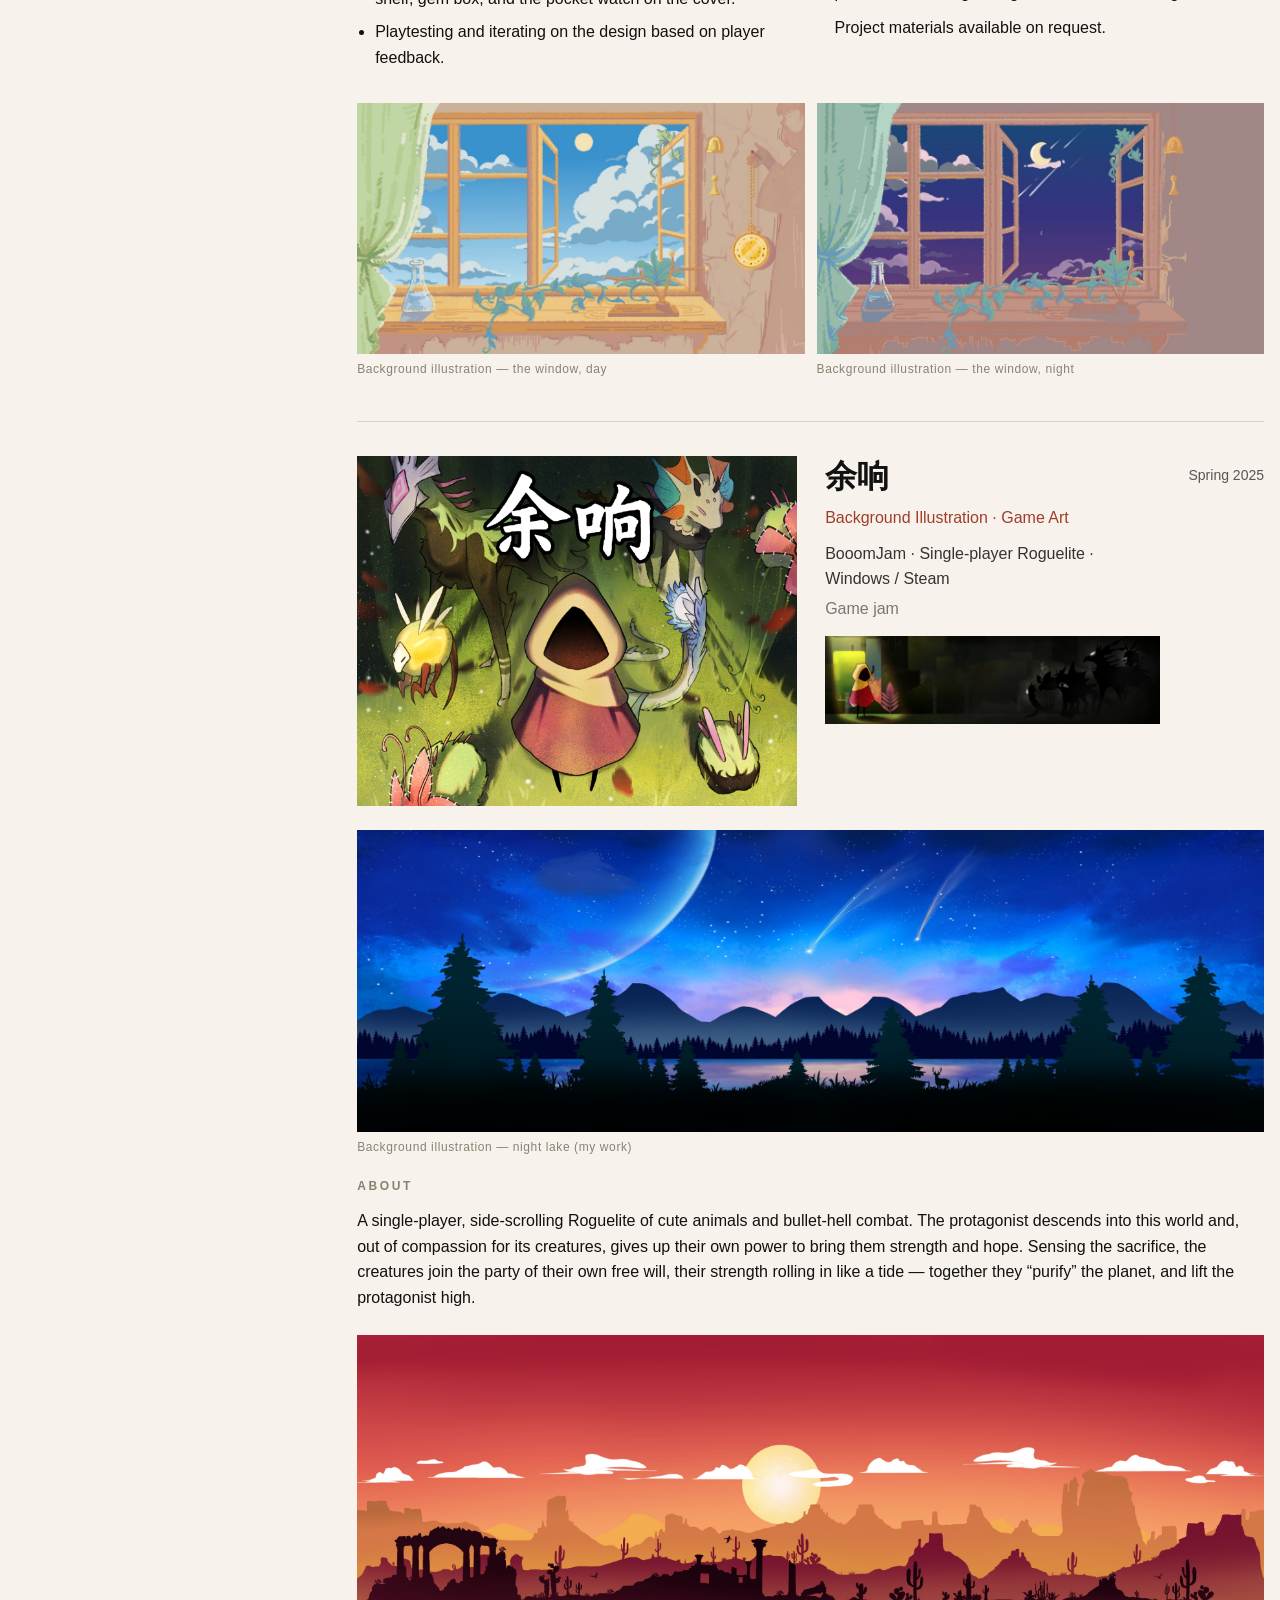
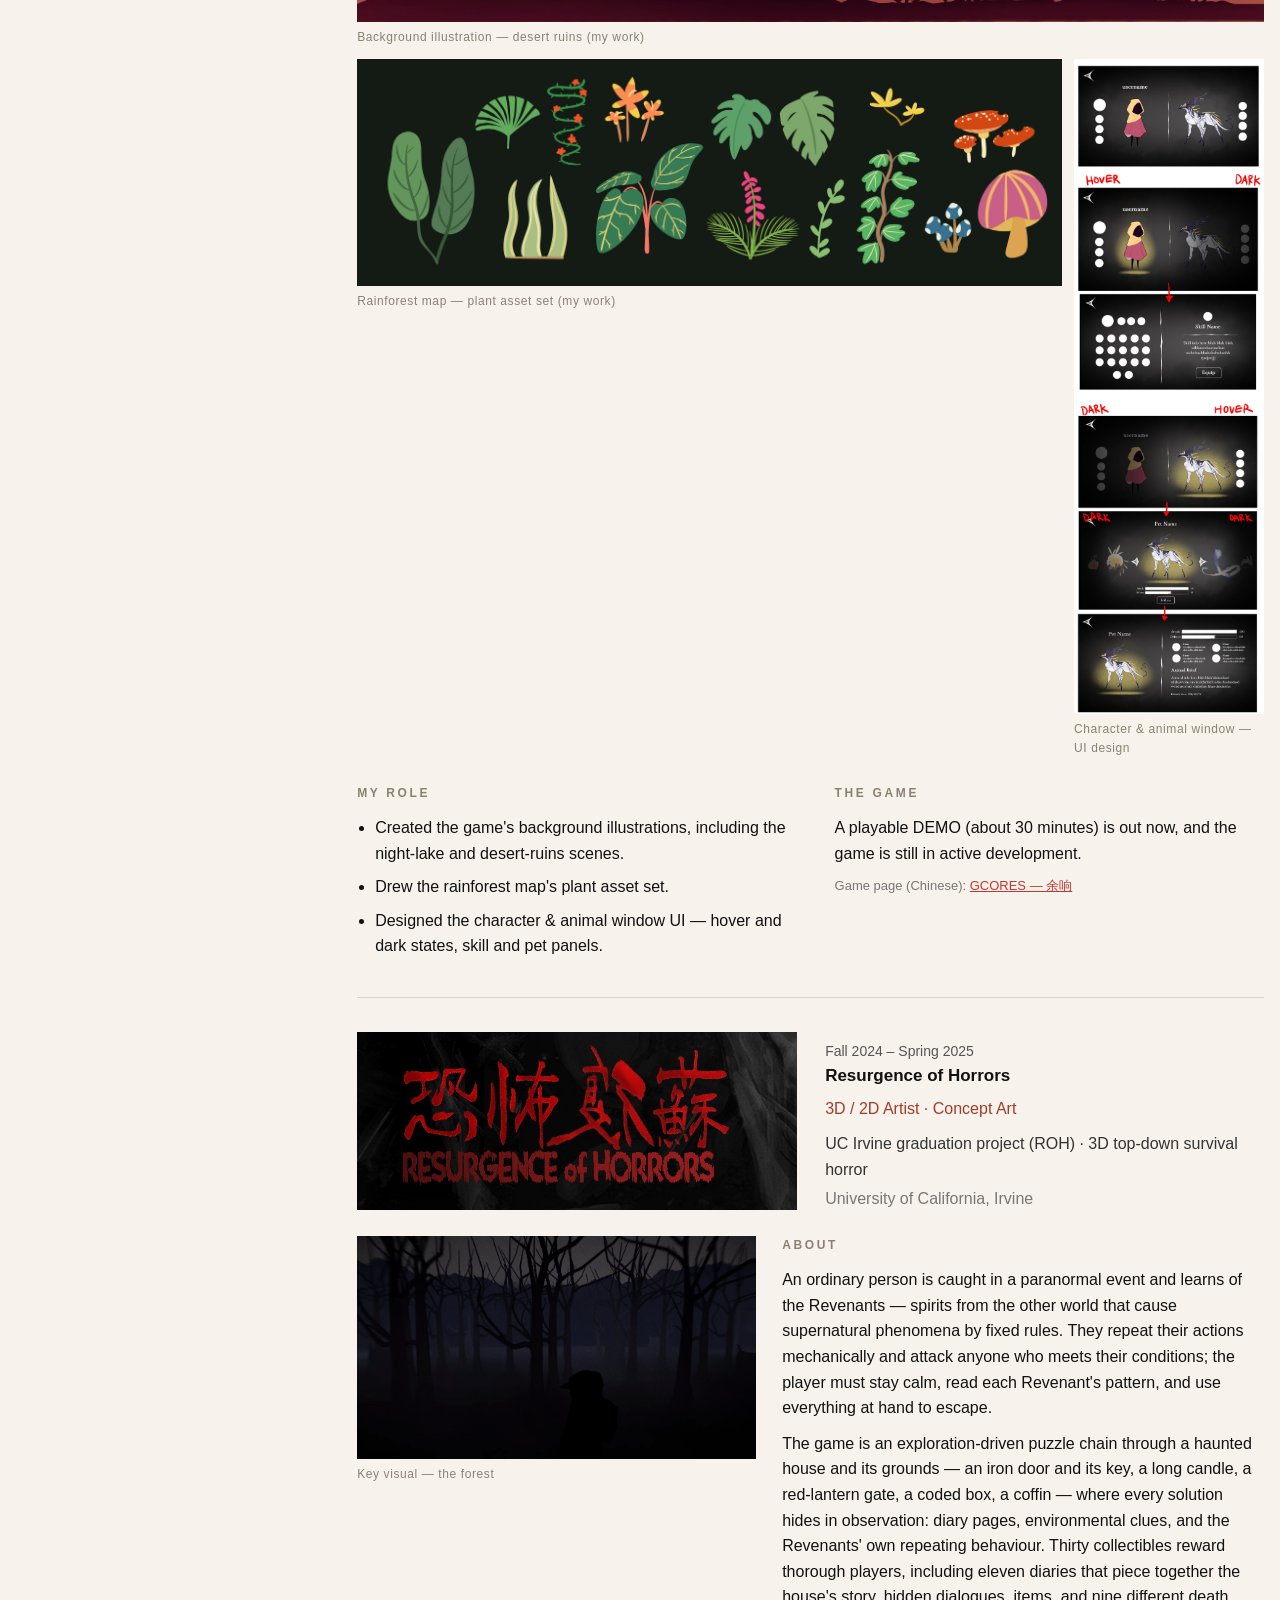
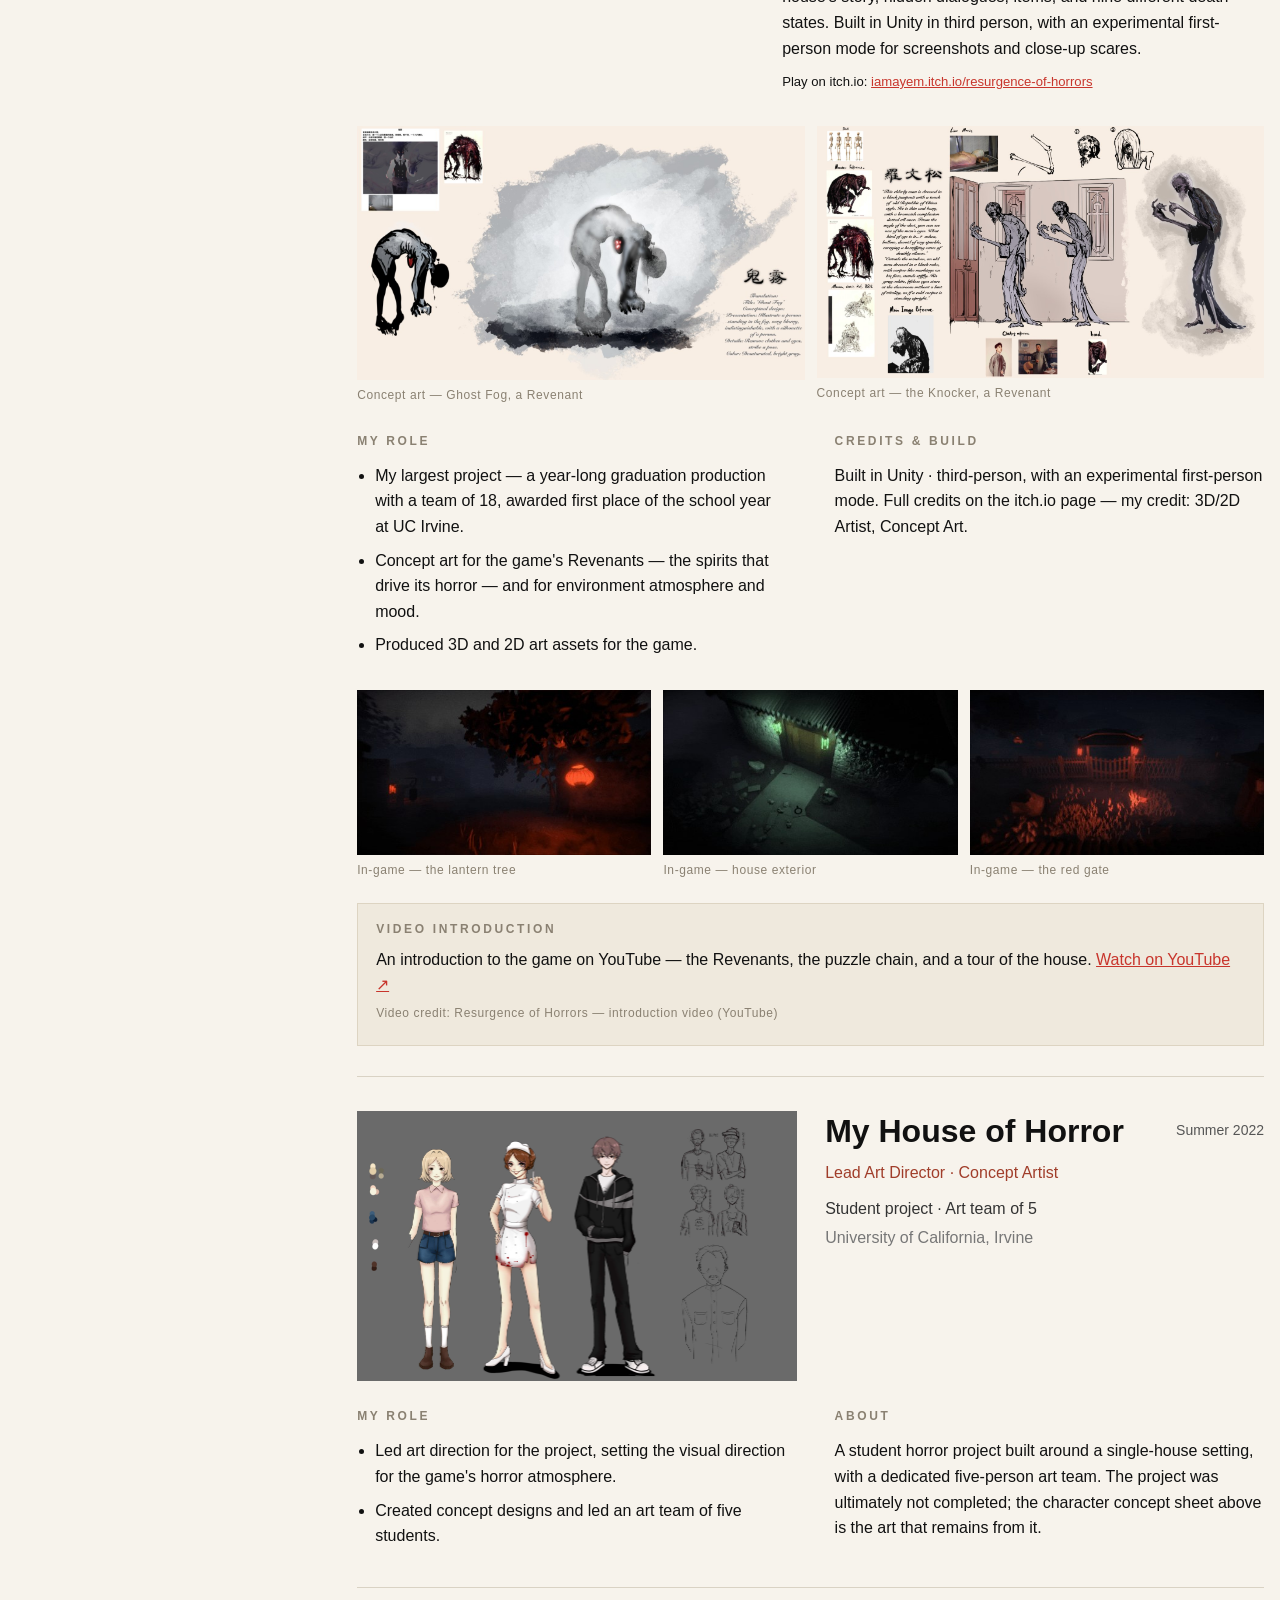
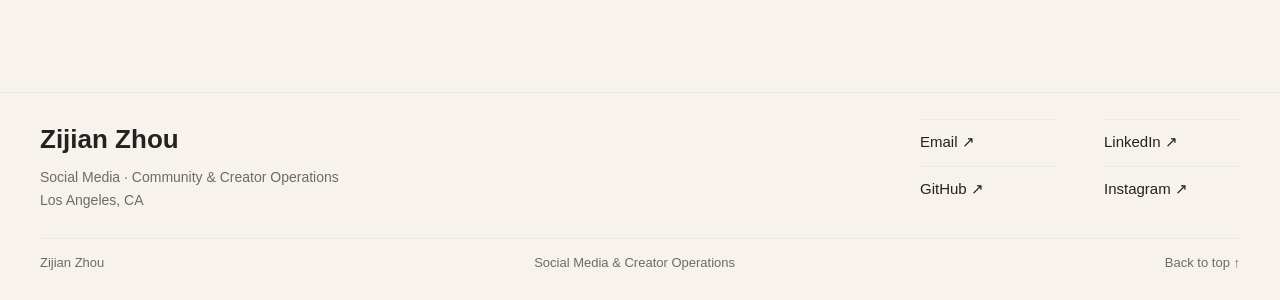
<file: game-design.html>
<!DOCTYPE html>
<html lang="en"><head><meta charset="utf-8"><meta name="viewport" content="width=device-width,initial-scale=1">
<title>Game Design — Zijian Zhou</title><link rel="stylesheet" href="styles.css"><style>
body{background:#f7f3ec}
main{max-width:none;padding:28px 16px 48px 6px}
.ev{border-top:1px solid #d9d2c4;padding:34px 0 30px}
.ev:last-of-type{border-bottom:1px solid #d9d2c4}
.ev-head{display:flex;gap:28px;align-items:flex-start}
.ev-plate{flex:0 0 300px;height:190px;background:#efe9dd;border:1px solid #ddd4c2;display:flex;align-items:center;justify-content:center;font-size:15px;letter-spacing:.35em;color:#8a7f68;text-transform:uppercase;text-align:center;padding:0 12px}
.ev-title{flex:1;min-width:0}
.ev-title h3{font-size:32px;font-weight:600;margin:2px 0 10px;line-height:1.15}
.ev-role{color:#a03d2a;font-size:16px;margin:0 0 10px}
.ev-sub{color:#333;margin:0 0 4px}
.ev-loc{color:#777;margin:0}
.ev-date{flex:0 0 auto;color:#555;font-size:14px;white-space:nowrap;padding-top:8px}
.ev-cols{display:flex;gap:48px;margin-top:26px}
.ev-col{flex:1}
.ev-col h4{font-size:12px;letter-spacing:.22em;color:#8a8172;text-transform:uppercase;margin:0 0 12px;font-weight:600}
.ev-col ul{margin:0;padding-left:18px}
.ev-col li{margin-bottom:8px}
.ev-col p{margin:0 0 10px}
.gd-layout{display:flex;gap:38px;align-items:flex-start}
.gd-toc{flex:0 0 250px;position:sticky;top:26px;border-right:1px solid #ddd4c2;padding-right:20px}
.gd-toc h4{font-size:11px;letter-spacing:.24em;color:#8a8172;text-transform:uppercase;margin:0 0 14px;font-weight:600}
.gd-toc a{display:block;color:#444;text-decoration:none;font-size:14px;padding:5px 0;white-space:nowrap;overflow:hidden;text-overflow:ellipsis}
.gd-toc a:hover{color:#a03d2a}
.gd-main{flex:1;min-width:0;max-width:1040px}
@media(max-width:760px){.ev-head{flex-wrap:wrap}.ev-plate{flex:1 1 100%}.ev-date{padding-top:0}.ev-cols{flex-direction:column;gap:20px}.gd-layout{flex-direction:column;gap:10px}.gd-toc{position:static;border-right:none;border-bottom:1px solid #ddd4c2;padding:0 0 12px;flex:1 1 auto;width:100%}.gd-toc a{white-space:normal}}

.ev-img{flex:0 0 400px}
.ev-img.big{flex:0 0 440px}
.ev-img img{width:100%;height:auto;display:block}
.ev-banner-sm{margin-top:14px;max-width:520px}
.ev-banner-sm img{width:100%;height:auto;display:block}
.gd-media{margin-top:24px}
.gd-row{display:flex;gap:12px;margin-bottom:12px;align-items:flex-start}
.gd-row figure{margin:0;min-width:0}
.gd-row img{width:100%;height:auto;display:block}
.gd-cap{font-size:12px;color:#8a8172;margin-top:6px;letter-spacing:.05em}
.gd-dark{background:#141a14;padding:10px}
.gd-split{display:flex;gap:26px;align-items:flex-start;margin-top:24px}
.gd-split>figure{flex:0 0 44%;margin:0}
.gd-split>figure img{width:100%;height:auto;display:block}
.gd-split .gd-stack{flex:0 0 46%}
.gd-stack figure{margin:0 0 12px}
.gd-stack figure img{width:100%;height:auto;display:block}
.gd-split .gd-text,.gd-text{flex:1;min-width:0}
.gd-text h4{font-size:12px;letter-spacing:.22em;color:#8a8172;text-transform:uppercase;margin:0 0 12px;font-weight:600}
.gd-text ul{margin:0 0 10px;padding-left:18px}
.gd-text li{margin-bottom:8px}
.gd-text p{margin:0 0 10px}
.gd-sprites{display:flex;gap:12px;align-items:flex-end;background:#1c2333;padding:16px 18px}
.gd-sprites figure{margin:0;flex:0 0 auto}
.gd-sprites img{height:112px;width:auto;display:block}
@media(max-width:760px){.gd-sprites{flex-wrap:wrap}.gd-sprites img{height:84px}}
.roh-video{margin-top:22px;border:1px solid #ddd4c2;background:#efe9dd;padding:16px 18px}
.roh-video h4{font-size:12px;letter-spacing:.22em;color:#8a8172;text-transform:uppercase;margin:0 0 8px;font-weight:600}
.roh-video p{margin:0 0 6px}
@media(max-width:760px){.gd-split{flex-direction:column}.gd-split>figure,.gd-split .gd-stack{flex:1 1 auto;width:100%}}
@media(max-width:760px){.gd-row{flex-wrap:wrap}.gd-row figure{flex:1 1 100%!important}}
</style></head>
<body><header class="site" id="top"><nav><a class="brand" href="index.html">ZIJIAN ZHOU</a><a href="index.html">Home</a><a href="events.html">Campaigns & Events</a><a href="game-design.html" class="active">Game Design</a><a href="cosplay.html">Cosplay Showcase</a><a href="art.html">Art Portfolio</a></nav></header>
<main>
<div class="gd-layout">
<nav class="gd-toc">
<h4>Projects</h4>
<a href="#cloudia">Cloudia — That Game Jam</a>
<a href="#a-book-of-magic">A Book of Magic</a>
<a href="#yuxiang">余响 — BooomJam</a>
<a href="#resurgence-of-horrors">Resurgence of Horrors (ROH)</a>
<a href="#my-house-of-horror">My House of Horror</a>
</nav>
<div class="gd-main">
<h1>Game Design</h1>
<p class="lede">Selected game projects — design, art direction, concept art, and production: game jams, UC Irvine coursework, and independent projects in development.</p>
<p class="gd-statement">What I love most is players' passion — the way a game stays with people long after they stop playing. Building experiences that deserve that passion is what makes this work meaningful to me, and it is why I keep learning every craft behind a game, from art to systems to production, on my way to directing projects of my own.</p>

<div class="note">Background: A.A. in Game and Interactive Media Design, Mt. San Antonio College (2021), with a Certificate of Junior Level Game Designer · B.A. in Art (Minor in Digital Arts), UC Irvine (2024).</div>

<section class="ev" id="cloudia">
<div class="ev-head">
<div class="ev-titles">
<div class="ev-date">Fall 2026</div>
<h3>Cloudia</h3>
<p class="ev-role">Sole Artist · UI Design &amp; AI Art Direction</p>
<p class="ev-sub">That Game Jam · two-week jam · team of three</p>
<p class="ev-loc">itch.io · Windows</p>
<img class="ev-banner-sm" src="assets/cloudia-banner.jpg" alt="Cloudia banner art">
</div>
</div>
<div class="gd-split">
<div class="gd-stack">
<figure><img src="assets/cloudia-ui-1.jpg" alt="Cloudia game UI — difficulty panel"><figcaption class="gd-cap">Game UI — difficulty panel</figcaption></figure>
<figure><img src="assets/cloudia-ui-2.jpg" alt="Cloudia game UI — main menu"><figcaption class="gd-cap">Game UI — main menu</figcaption></figure>
<p class="gd-cap">The game's UI is designed and made entirely by hand.</p>
</div>
<div class="gd-text">
<h4>About</h4>
<p>A cozy little game about gathering clouds and bringing life back to the world. As a cloud maker, you guide the wind — click and drag to make gusts — merge drifting clouds, and send rain to the regions that need it, watching each land bloom again. No failure, no time pressure — just breeze and rain.</p>
<h4>My Role</h4>
<ul>
<li>Sole artist on a three-person team — all art direction and production, in two weeks.</li>
<li>Designed and hand-made the game's entire UI.</li>
<li>Trained and ran my own AI image models to produce the level environments, directing them into one consistent style across seven regions, each in withered and restored states.</li>
</ul>
<p style="font-size:.82rem;margin-top:8px">Play on itch.io: <a href="https://shubingzhou.itch.io/cloudia" target="_blank" rel="noopener">shubingzhou.itch.io/cloudia</a></p>
</div>
</div>
<div class="gd-media">
<div class="gd-row"><figure style="flex:15.339"><img src="assets/cloudia-level-1.jpg" alt="Lighthouse coast — withered → restored"><figcaption class="gd-cap">Lighthouse coast — withered → restored</figcaption></figure><figure style="flex:15.339"><img src="assets/cloudia-level-2.jpg" alt="Lotus pond — withered → restored"><figcaption class="gd-cap">Lotus pond — withered → restored</figcaption></figure><figure style="flex:15.339"><img src="assets/cloudia-level-3.jpg" alt="Garden — withered → restored"><figcaption class="gd-cap">Garden — withered → restored</figcaption></figure><figure style="flex:12.881"><img src="assets/cloudia-level-4.jpg" alt="Windmill farmland — withered → restored"><figcaption class="gd-cap">Windmill farmland — withered → restored</figcaption></figure><figure style="flex:12.881"><img src="assets/cloudia-level-5.jpg" alt="Snow valley — withered → restored"><figcaption class="gd-cap">Snow valley — withered → restored</figcaption></figure><figure style="flex:12.881"><img src="assets/cloudia-level-6.jpg" alt="Desert oasis — withered → restored"><figcaption class="gd-cap">Desert oasis — withered → restored</figcaption></figure><figure style="flex:15.339"><img src="assets/cloudia-level-7.jpg" alt="Floating village — withered → restored"><figcaption class="gd-cap">Floating village — withered → restored</figcaption></figure></div>
<p class="gd-cap" style="margin-top:2px">Level environments, withered → restored — about 70% AI-generated with models I trained and ran myself.</p>
<div class="gd-row" style="margin-top:18px"><figure style="flex:1"><img src="assets/cloudia-cover.jpg" alt="Cloudia — key art, the island"><figcaption class="gd-cap">Key art — the island of Cloudia</figcaption></figure></div>
</div>
</section>

<section class="ev" id="a-book-of-magic">
<div class="ev-head">
<div class="ev-img big"><img src="assets/bookmagic-cover.png" alt="A Book of Magic — pocket watch illustration"></div>
<div class="ev-title"><h3>A Book of Magic</h3>
<p class="ev-role">Producer · Main Designer · Main Artist</p>
<p class="ev-sub">Indie puzzle game</p>
<p class="ev-loc">University of California, Irvine</p></div>
<div class="ev-date">Fall 2025 – Present</div>
</div>
<div class="gd-media"><div class="gd-sprites"><figure><img src="assets/bookmagic-sprite-1.png" alt="A Book of Magic — character sprite, pose 1"></figure><figure><img src="assets/bookmagic-sprite-2.png" alt="A Book of Magic — character sprite, pose 2"></figure><figure><img src="assets/bookmagic-sprite-3.png" alt="A Book of Magic — character sprite, pose 3"></figure><figure><img src="assets/bookmagic-sprite-4.png" alt="A Book of Magic — character sprite, pose 4"></figure><figure><img src="assets/bookmagic-sprite-5.png" alt="A Book of Magic — character sprite, pose 5"></figure></div><p class="gd-cap" style="margin-top:6px">Character sprites — five poses, drawn by me.</p></div>
<div class="gd-media">
<div class="gd-row">
<figure style="flex:1"><img src="assets/bookmagic-shelf.jpg" alt="A Book of Magic — spell-book shelf illustration"><figcaption class="gd-cap">Content illustration — spell-book shelf</figcaption></figure>
<figure style="flex:1"><img src="assets/bookmagic-egg.jpg" alt="A Book of Magic — dragon egg and cushion illustration"><figcaption class="gd-cap">Content illustration — dragon egg &amp; cushion</figcaption></figure>
<figure style="flex:1"><img src="assets/bookmagic-bottles.jpg" alt="A Book of Magic — potion shelf illustration"><figcaption class="gd-cap">Content illustration — potion shelf</figcaption></figure>
<figure style="flex:1"><img src="assets/bookmagic-gems.jpg" alt="A Book of Magic — gem box illustration"><figcaption class="gd-cap">Content illustration — gem box</figcaption></figure>
</div>
<p class="gd-cap" style="margin-top:2px">Content illustrations — all drawn by me, shown at one size.</p>
</div>
<div class="ev-cols">
<div class="ev-col"><h4>My Role</h4><ul>
<li>Producer — planning and coordinating the project end to end: concept development, production schedules, quality requirements, and tracking milestones and deliverables against the timeline.</li>
<li>Main designer — designing the game's core tidying-and-sorting puzzle play: what each scene asks for, how its objects fit together, and how the one satisfying arrangement is found.</li>
<li>Main artist — creating all of the game's content illustrations: the spell-book shelf, dragon egg, potion shelf, gem box, and the pocket watch on the cover.</li>
<li>Playtesting and iterating on the design based on player feedback.</li>
</ul></div>
<div class="ev-col"><h4>About</h4>
<p>A cozy puzzle game about tidying up a magical world. Each level opens on a small, charming mess from a spellcaster's everyday life — spell books to shelve in order, potion bottles to line up, gems to sort back into their box, a dragon egg to settle onto its cushion — and asks you to put everything in its right place.</p>
<p>There is no timer and no way to fail. You look closely, nudge things around, and try a fit, until the arrangement clicks and the scene settles with a small, satisfying sense of order. Short, gentle levels built on observation — and on the quiet pleasure of making a magical household neat again.</p>
<p>Project materials available on request.</p>
</div>
</div>
<div class="gd-media"><div class="gd-row"><figure style="flex:1"><img src="assets/bookmagic-window-day.jpg" alt="A Book of Magic — background illustration, the window by day"><figcaption class="gd-cap">Background illustration — the window, day</figcaption></figure><figure style="flex:1"><img src="assets/bookmagic-window-night.jpg" alt="A Book of Magic — background illustration, the window by night"><figcaption class="gd-cap">Background illustration — the window, night</figcaption></figure></div></div>
</section>

<section class="ev" id="yuxiang">
<div class="ev-head">
<div class="ev-img big"><img src="assets/yuxiang-cover.jpg" alt="余响 — cover art"></div>
<div class="ev-title"><h3>余响</h3>
<p class="ev-role">Background Illustration · Game Art</p>
<p class="ev-sub">BooomJam · Single-player Roguelite · Windows / Steam</p>
<p class="ev-loc">Game jam</p>
<div class="ev-banner-sm"><img src="assets/yuxiang-banner.jpg" alt="余响 — banner art"></div></div>
<div class="ev-date">Spring 2025</div>
</div>
<div class="gd-media">
<div class="gd-row"><figure style="flex:1"><img src="assets/yuxiang-bg-night.jpg" alt="余响 background illustration — night lake"><figcaption class="gd-cap">Background illustration — night lake (my work)</figcaption></figure></div>
</div>
<div class="gd-text" style="margin-top:20px">
<h4>About</h4>
<p>A single-player, side-scrolling Roguelite of cute animals and bullet-hell combat. The protagonist descends into this world and, out of compassion for its creatures, gives up their own power to bring them strength and hope. Sensing the sacrifice, the creatures join the party of their own free will, their strength rolling in like a tide — together they &ldquo;purify&rdquo; the planet, and lift the protagonist high.</p>
</div>
<div class="gd-media">
<div class="gd-row"><figure style="flex:1"><img src="assets/yuxiang-bg-desert.jpg" alt="余响 background illustration — desert ruins"><figcaption class="gd-cap">Background illustration — desert ruins (my work)</figcaption></figure></div>
<div class="gd-row">
<figure style="flex:1"><div class="gd-dark"><img src="assets/yuxiang-plants.png" alt="余响 — rainforest map plant asset set"></div><figcaption class="gd-cap">Rainforest map — plant asset set (my work)</figcaption></figure>
<figure style="flex:0 0 190px"><img src="assets/yuxiang-ui.jpg" alt="余响 — character and animal window UI design"><figcaption class="gd-cap">Character &amp; animal window — UI design</figcaption></figure>
</div>
</div>
<div class="ev-cols">
<div class="ev-col"><h4>My Role</h4><ul>
<li>Created the game's background illustrations, including the night-lake and desert-ruins scenes.</li>
<li>Drew the rainforest map's plant asset set.</li>
<li>Designed the character &amp; animal window UI — hover and dark states, skill and pet panels.</li>
</ul></div>
<div class="ev-col"><h4>The Game</h4>
<p>A playable DEMO (about 30 minutes) is out now, and the game is still in active development.</p>
<p style="font-size:13px;color:#777">Game page (Chinese): <a href="https://www.gcores.com/games/148145" target="_blank" rel="noopener">GCORES — 余响</a></p>
</div>
</div>
</section>

<section class="ev" id="resurgence-of-horrors">
<div class="ev-head">
<div class="ev-img big"><img src="assets/roh-title.jpg" alt="Resurgence of Horrors — title art"></div>
<div class="ev-titles">
<div class="ev-date">Fall 2024 – Spring 2025</div>
<h3>Resurgence of Horrors</h3>
<p class="ev-role">3D / 2D Artist · Concept Art</p>
<p class="ev-sub">UC Irvine graduation project (ROH) · 3D top-down survival horror</p>
<p class="ev-loc">University of California, Irvine</p>
</div>
</div>
<div class="gd-split">
<figure><img src="assets/roh-cover.jpg" alt="Resurgence of Horrors — key visual"><figcaption class="gd-cap">Key visual — the forest</figcaption></figure>
<div class="gd-text">
<h4>About</h4>
<p>An ordinary person is caught in a paranormal event and learns of the Revenants — spirits from the other world that cause supernatural phenomena by fixed rules. They repeat their actions mechanically and attack anyone who meets their conditions; the player must stay calm, read each Revenant's pattern, and use everything at hand to escape.</p>
<p>The game is an exploration-driven puzzle chain through a haunted house and its grounds — an iron door and its key, a long candle, a red-lantern gate, a coded box, a coffin — where every solution hides in observation: diary pages, environmental clues, and the Revenants' own repeating behaviour. Thirty collectibles reward thorough players, including eleven diaries that piece together the house's story, hidden dialogues, items, and nine different death states. Built in Unity in third person, with an experimental first-person mode for screenshots and close-up scares.</p>
<p style="font-size:.82rem;margin-top:8px">Play on itch.io: <a href="https://iamayem.itch.io/resurgence-of-horrors" target="_blank" rel="noopener">iamayem.itch.io/resurgence-of-horrors</a></p>
</div>
</div>
<div class="gd-media">
<div class="gd-row"><figure style="flex:1"><img src="assets/roh-fog.jpg" alt="Concept art — Ghost Fog"><figcaption class="gd-cap">Concept art — Ghost Fog, a Revenant</figcaption></figure><figure style="flex:1"><img src="assets/roh-knocker.jpg" alt="Concept art — the Knocker"><figcaption class="gd-cap">Concept art — the Knocker, a Revenant</figcaption></figure></div>
</div>
<div class="ev-cols">
<div class="ev-col"><h4>My Role</h4><ul>
<li>My largest project — a year-long graduation production with a team of 18, awarded first place of the school year at UC Irvine.</li>
<li>Concept art for the game's Revenants — the spirits that drive its horror — and for environment atmosphere and mood.</li>
<li>Produced 3D and 2D art assets for the game.</li>
</ul></div>
<div class="ev-col"><h4>Credits &amp; Build</h4>
<p>Built in Unity · third-person, with an experimental first-person mode. Full credits on the itch.io page — my credit: 3D/2D Artist, Concept Art.</p>
</div>
</div>
<div class="gd-media">
<div class="gd-row"><figure style="flex:1"><img src="assets/roh-shot-1.jpg" alt="In-game still — lantern tree"><figcaption class="gd-cap">In-game — the lantern tree</figcaption></figure><figure style="flex:1"><img src="assets/roh-shot-2.jpg" alt="In-game still — house exterior"><figcaption class="gd-cap">In-game — house exterior</figcaption></figure><figure style="flex:1"><img src="assets/roh-shot-3.jpg" alt="In-game still — the red gate"><figcaption class="gd-cap">In-game — the red gate</figcaption></figure></div>
</div>
<div class="roh-video">
<h4>Video Introduction</h4>
<p>An introduction to the game on YouTube — the Revenants, the puzzle chain, and a tour of the house. <a href="https://www.youtube.com/watch?v=3TlGZ596Wxs" target="_blank" rel="noopener">Watch on YouTube ↗</a></p>
<p class="gd-cap">Video credit: Resurgence of Horrors — introduction video (YouTube)</p>
</div>
</section>

<section class="ev" id="my-house-of-horror">
<div class="ev-head">
<div class="ev-img big"><img src="assets/househorror-characters.jpg" alt="My House of Horror — character concept designs"></div>
<div class="ev-title"><h3>My House of Horror</h3>
<p class="ev-role">Lead Art Director · Concept Artist</p>
<p class="ev-sub">Student project · Art team of 5</p>
<p class="ev-loc">University of California, Irvine</p></div>
<div class="ev-date">Summer 2022</div>
</div>
<div class="ev-cols">
<div class="ev-col"><h4>My Role</h4><ul>
<li>Led art direction for the project, setting the visual direction for the game's horror atmosphere.</li>
<li>Created concept designs and led an art team of five students.</li>
</ul></div>
<div class="ev-col"><h4>About</h4>
<p>A student horror project built around a single-house setting, with a dedicated five-person art team. The project was ultimately not completed; the character concept sheet above is the art that remains from it.</p>
</div>
</div>
</section>

</div>
</div>
</main>
<footer class="site-foot">
<div class="foot-main">
<div class="foot-brand"><p class="foot-name">Zijian Zhou</p><p class="foot-tag">Social Media · Community &amp; Creator Operations<br>Los Angeles, CA</p></div>
<div class="foot-links">
<a href="mailto:zhouzijian2001@gmail.com">Email &#8599;</a>
<a href="https://www.linkedin.com/in/zijian-melody-zhou">LinkedIn &#8599;</a>
<a href="https://github.com/zijian-melody-zhou">GitHub &#8599;</a>
<a href="https://www.instagram.com/_carolcina_/">Instagram &#8599;</a>
</div>
</div>
<div class="foot-bar"><span>Zijian Zhou</span><span>Social Media &amp; Creator Operations</span><a href="#top">Back to top &#8593;</a></div>
</footer>
</body></html>
</file>
<file: styles.css>
:root{--ink:#111;--muted:#6b6b6b;--faint:#9a9a9a;--line:#e9e9e9;--accent:#c8352c;--bg:#fff;--card:#fff;--soft:#f7f7f7}
*{box-sizing:border-box}
body{margin:0;font-family:-apple-system,"Segoe UI",Roboto,"Helvetica Neue",Arial,sans-serif;color:var(--ink);background:var(--bg);line-height:1.6;-webkit-font-smoothing:antialiased}
header.site{position:sticky;top:0;background:rgba(255,255,255,.92);backdrop-filter:blur(8px);border-bottom:1px solid var(--line);z-index:10}
nav{max-width:1040px;margin:0 auto;display:flex;gap:26px;align-items:center;padding:16px 20px;flex-wrap:wrap}
nav .brand{font-weight:800;letter-spacing:.06em;margin-right:auto;text-decoration:none;color:var(--ink);font-size:15px}
nav a{color:var(--muted);text-decoration:none;font-size:13px;letter-spacing:.08em;text-transform:uppercase}
nav a:hover,nav a.active{color:var(--ink)}
nav a.active{font-weight:700}
main{max-width:1040px;margin:0 auto;padding:48px 20px 72px}
h1{font-size:36px;line-height:1.2;margin:6px 0 14px;font-weight:800;letter-spacing:-.01em}
h2{font-size:15px;margin:44px 0 16px;letter-spacing:.12em;text-transform:uppercase;font-weight:700}
h3{margin:0 0 6px;font-size:17px}
.lede{font-size:18px;color:var(--muted);max-width:720px;margin:0 0 8px}
.grid{display:grid;grid-template-columns:repeat(auto-fill,minmax(300px,1fr));gap:16px;margin-top:16px}
.grid2{display:grid;grid-template-columns:repeat(auto-fill,minmax(220px,1fr));gap:16px;margin-top:16px}
.card{background:var(--card);border:1px solid var(--line);border-radius:12px;padding:20px}
.card p{color:var(--muted);margin:6px 0;font-size:15px}
.card a{color:var(--accent);text-decoration:none}
.card a:hover{text-decoration:underline}
.thumb{aspect-ratio:4/3;background:var(--soft);border-radius:8px;display:flex;align-items:center;justify-content:center;color:var(--faint);font-size:13px;text-align:center;padding:10px;margin-bottom:14px;overflow:hidden}
.thumb img{width:100%;height:100%;object-fit:cover;border-radius:8px}
.thumb a{color:var(--accent)}
.tag{display:inline-block;background:#faf0ef;color:var(--accent);border-radius:999px;padding:2px 10px;font-size:12px;margin:2px 4px 2px 0}
.meta{font-size:13px;color:var(--faint);letter-spacing:.02em}
.note{background:#fffaf0;border:1px solid #f0e2b6;border-radius:10px;padding:14px 16px;color:#6b5a1e;font-size:15px}
footer{border-top:1px solid var(--line);padding:26px 20px;text-align:center;color:var(--muted);font-size:14px}
footer a{color:var(--muted)}
a.btn{display:inline-block;background:var(--ink);color:#fff;padding:10px 20px;border-radius:999px;text-decoration:none;margin-right:10px;font-size:15px}
a.btn.alt{background:#fff;color:var(--ink);border:1px solid var(--ink)}
ul{padding-left:20px}li{margin:5px 0}
main a{color:var(--accent)}
/* Gallery (Instagram-style grid) */
.gallery{display:grid;grid-template-columns:repeat(5,1fr);gap:3px;margin-top:18px}
.gallery figure{margin:0;cursor:zoom-in}
.gallery img{width:100%;aspect-ratio:1/1;object-fit:cover;border-radius:0;display:block;background:var(--soft)}
#lightbox{position:fixed;inset:0;background:rgba(8,8,8,.94);display:none;align-items:center;justify-content:center;flex-direction:column;z-index:50;padding:24px;cursor:zoom-out}
#lightbox.open{display:flex}
#lightbox img{max-width:min(94vw,900px);max-height:82vh;border-radius:10px}
#lightbox .cap{color:#eee;margin-top:16px;font-size:15px;text-align:center}
#lightbox .cap a{color:#ffb3ad}

.motto{font-size:19px;font-style:italic;color:#a03d2a;margin:4px 0 12px;line-height:1.5}

.site-foot{text-align:left;margin-top:56px}
.foot-main{display:flex;gap:40px;flex-wrap:wrap;justify-content:space-between;max-width:1200px;margin:0 auto}
.foot-name{font-size:26px;font-weight:700;margin:0 0 6px;color:#222}
.foot-tag{color:var(--muted);margin:0;line-height:1.65;font-size:14px}
.foot-links{display:grid;grid-template-columns:1fr 1fr;gap:0 48px;min-width:320px}
.foot-links a{display:block;padding:10px 0;border-top:1px solid var(--line);color:#222;text-decoration:none;font-size:15px}
.foot-links a:hover{color:#a03d2a}
.foot-bar{display:flex;justify-content:space-between;gap:20px;flex-wrap:wrap;max-width:1200px;margin:26px auto 0;padding-top:14px;border-top:1px solid var(--line);font-size:13px;color:var(--muted)}
.foot-bar a{color:var(--muted);text-decoration:none}
.foot-bar a:hover{color:#a03d2a}
.gd-statement{font-size:17px;font-style:italic;color:#a03d2a;line-height:1.65;max-width:680px;margin:0 0 14px}
</file>
